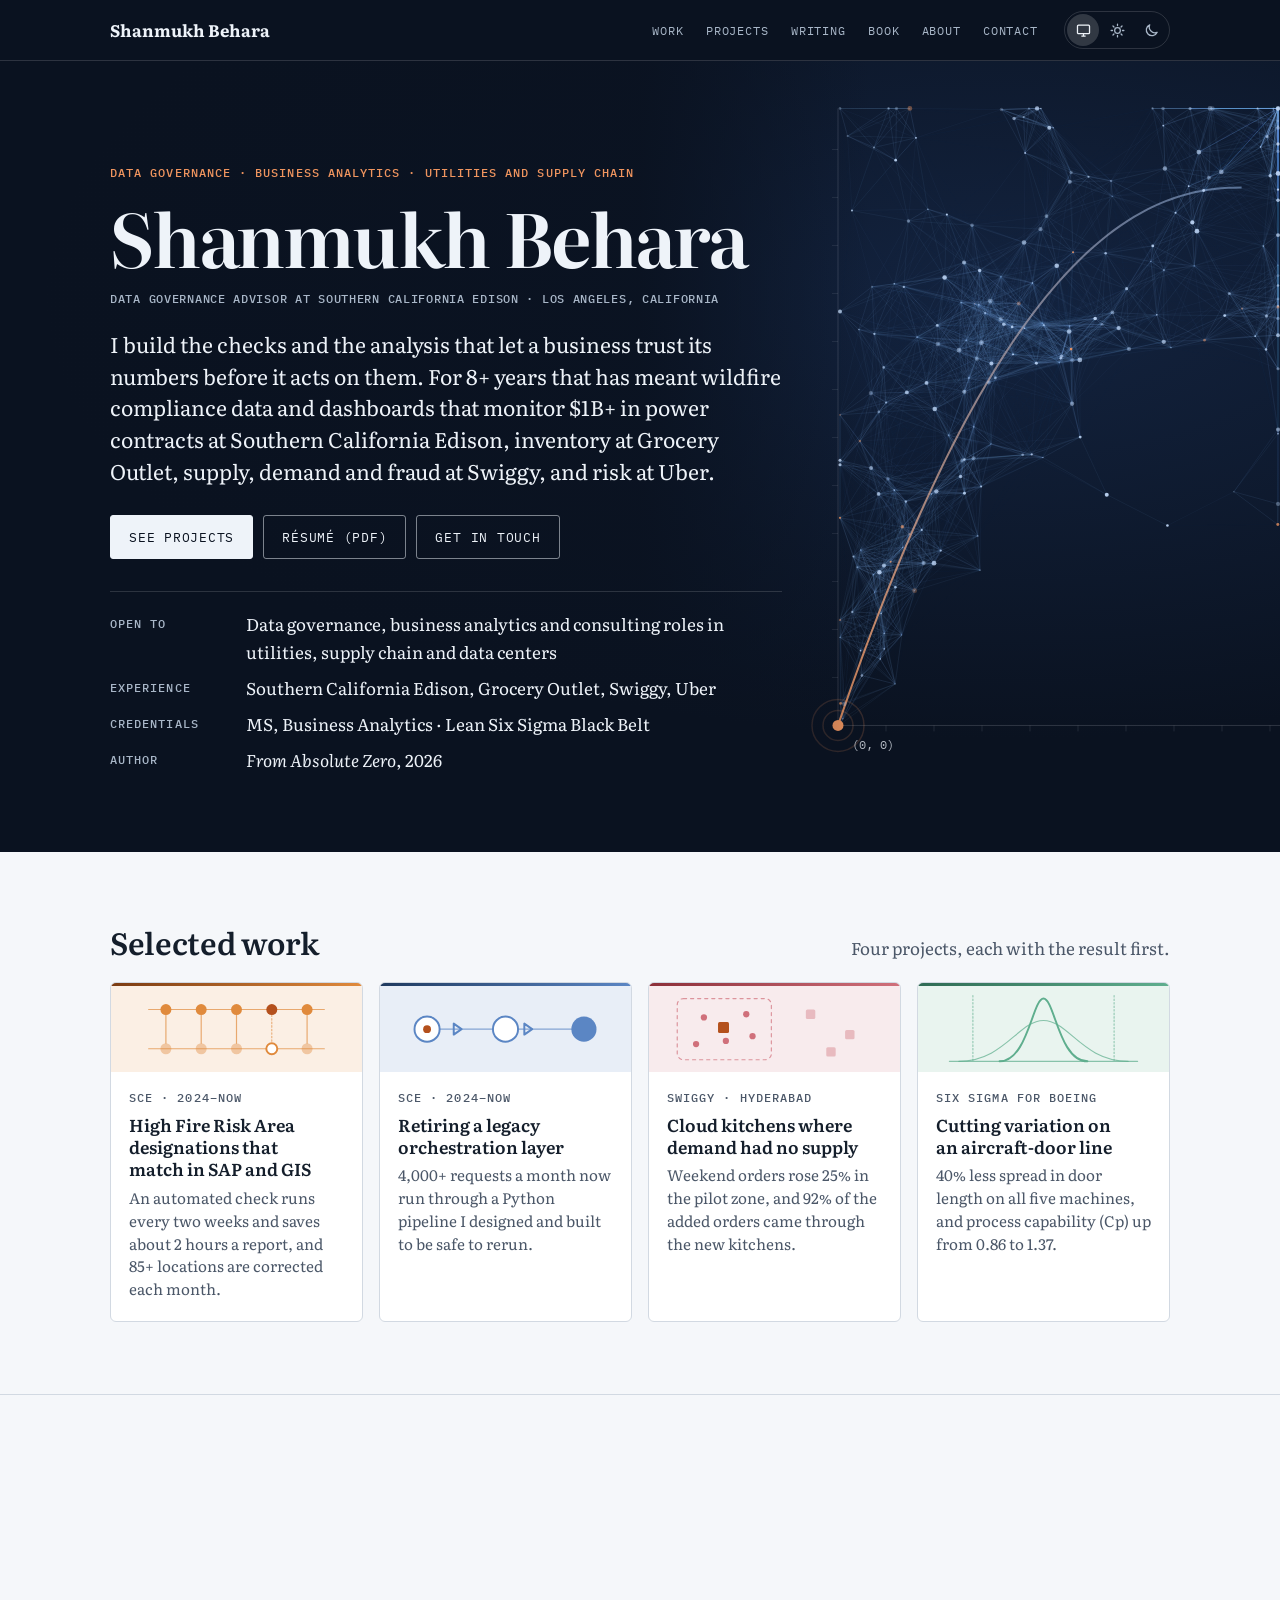
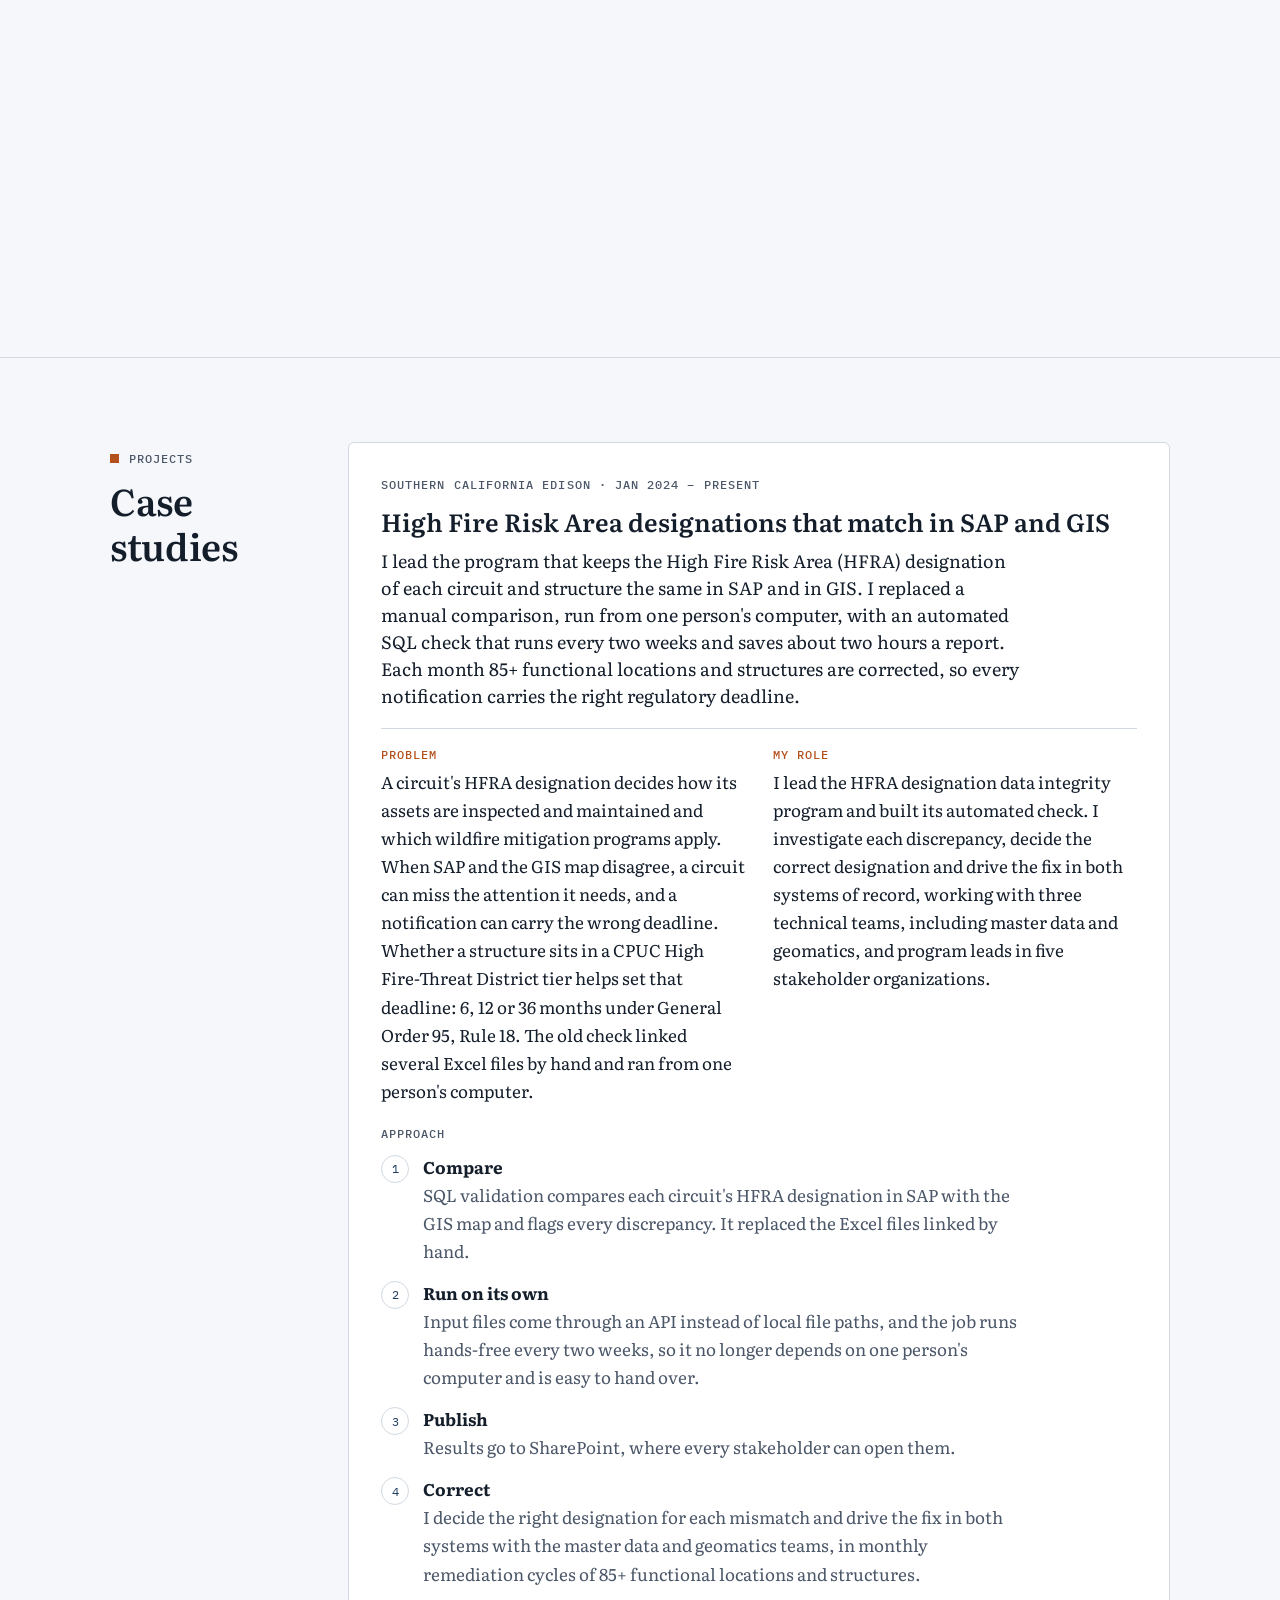
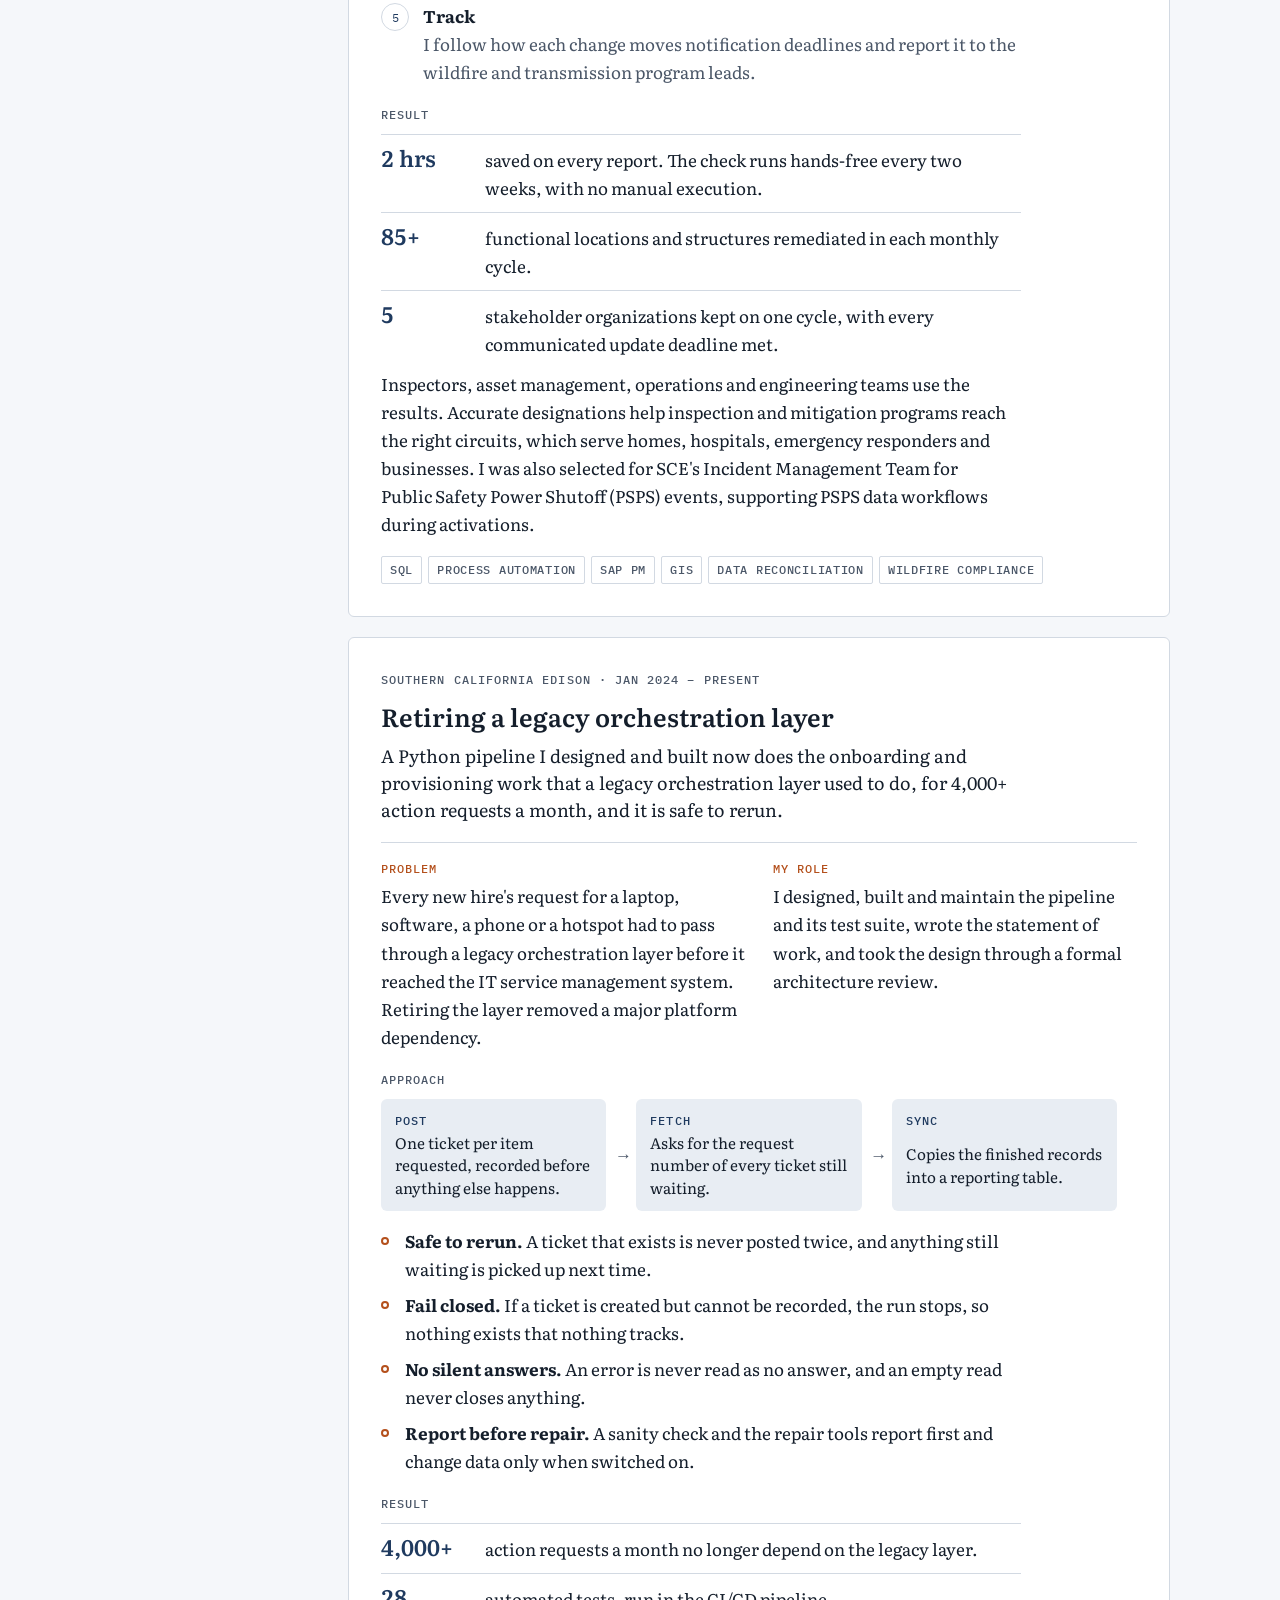
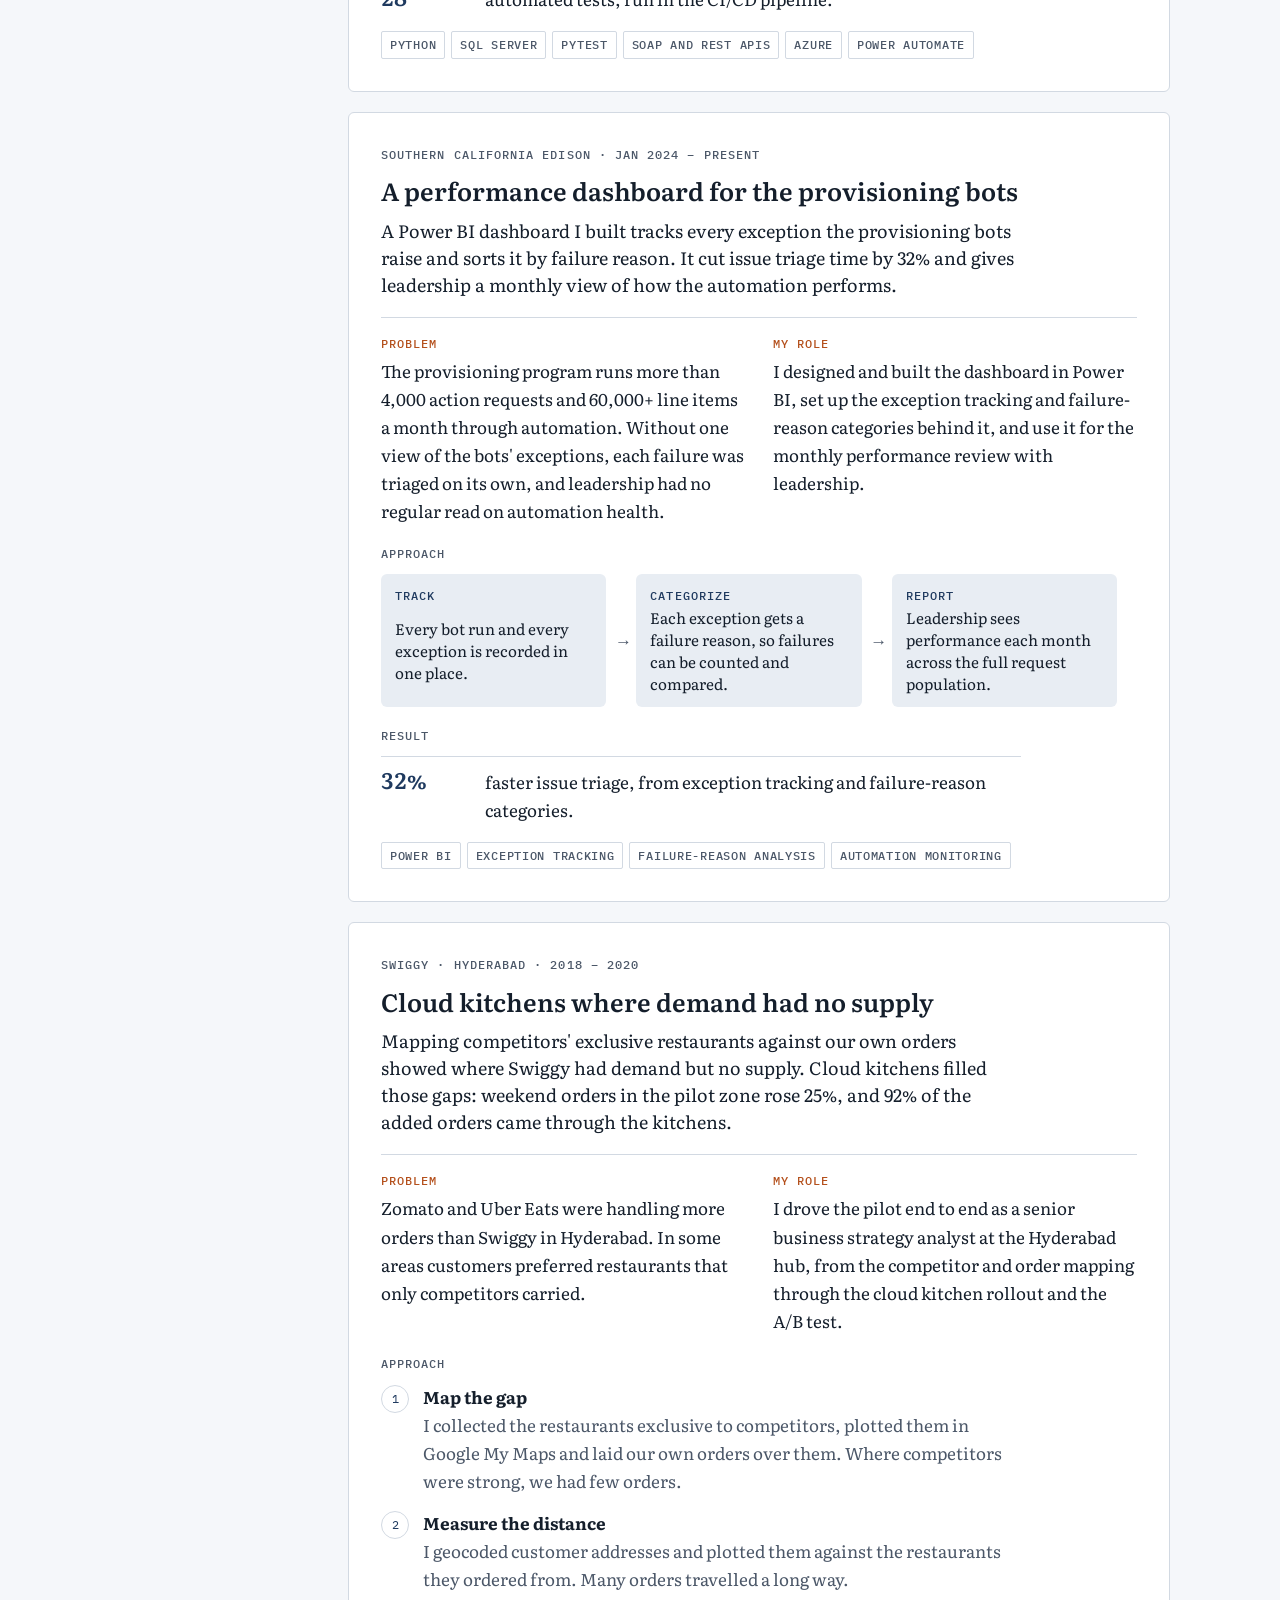
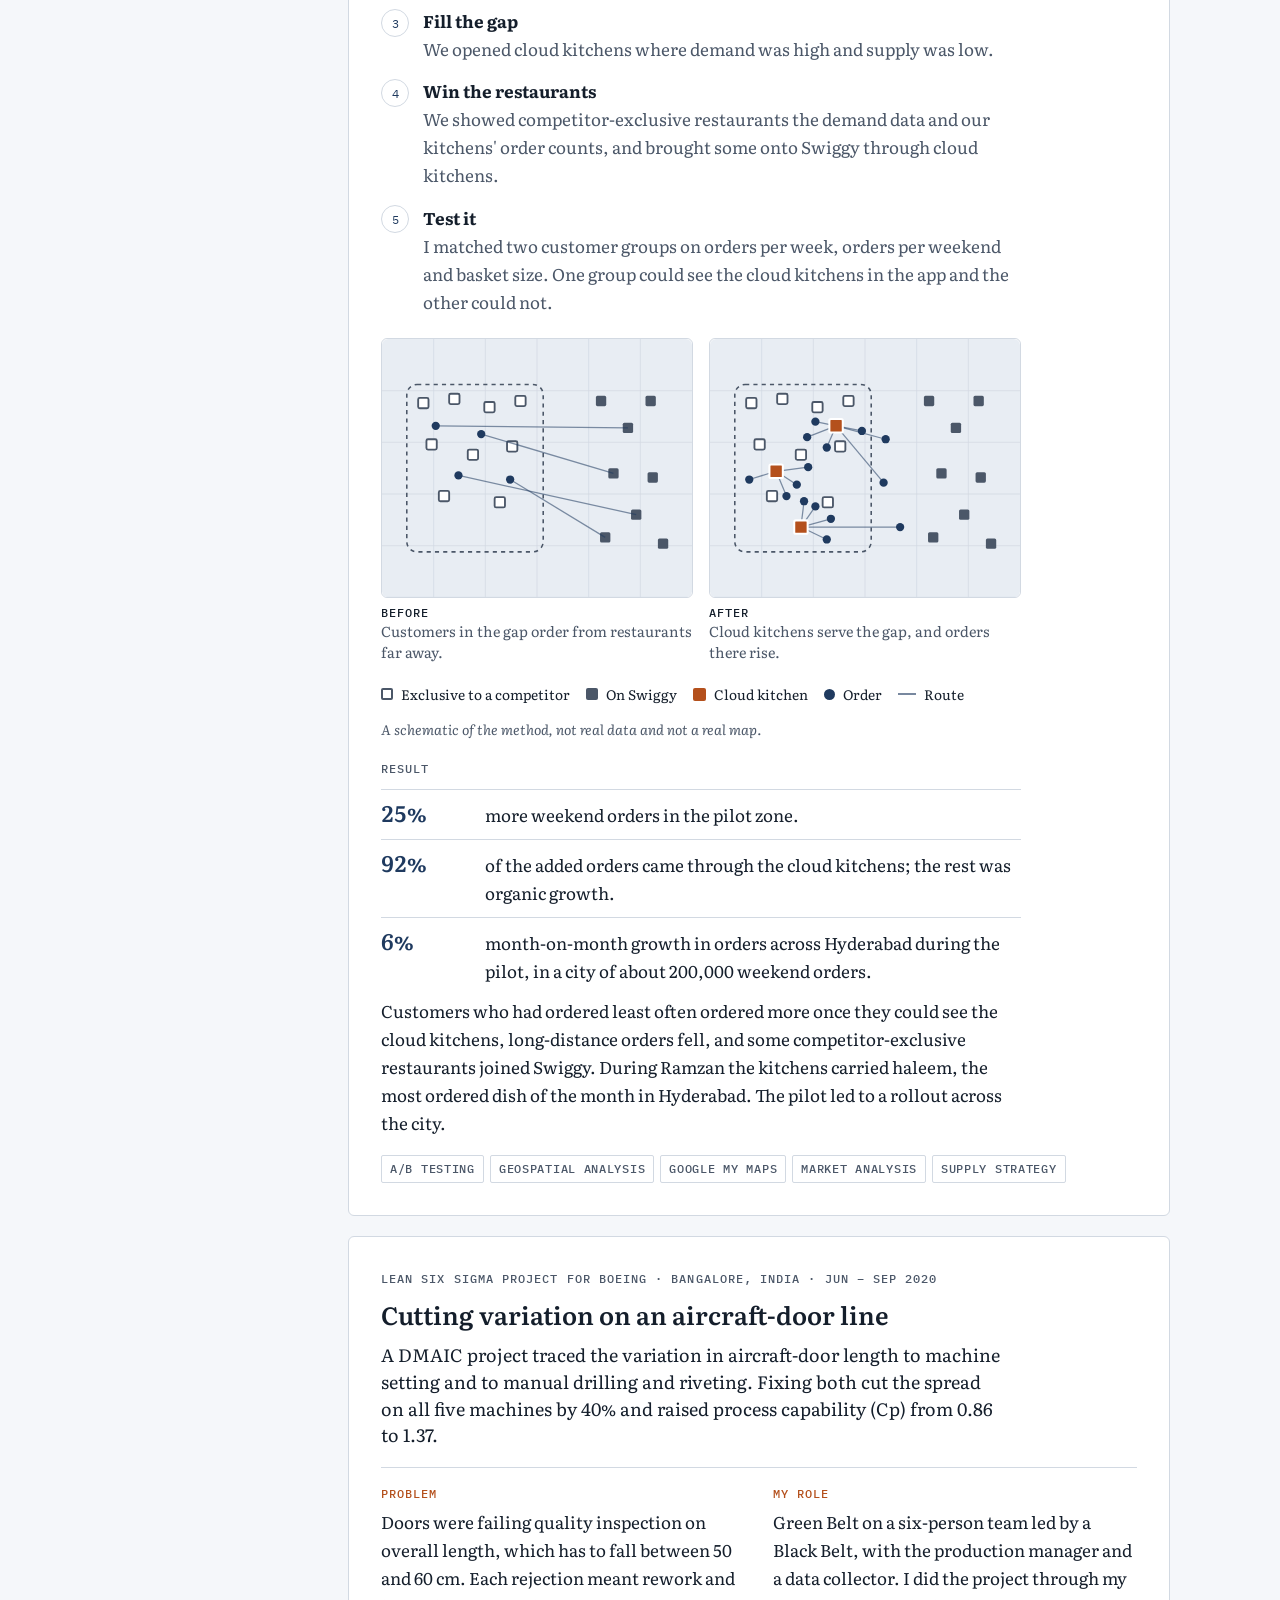
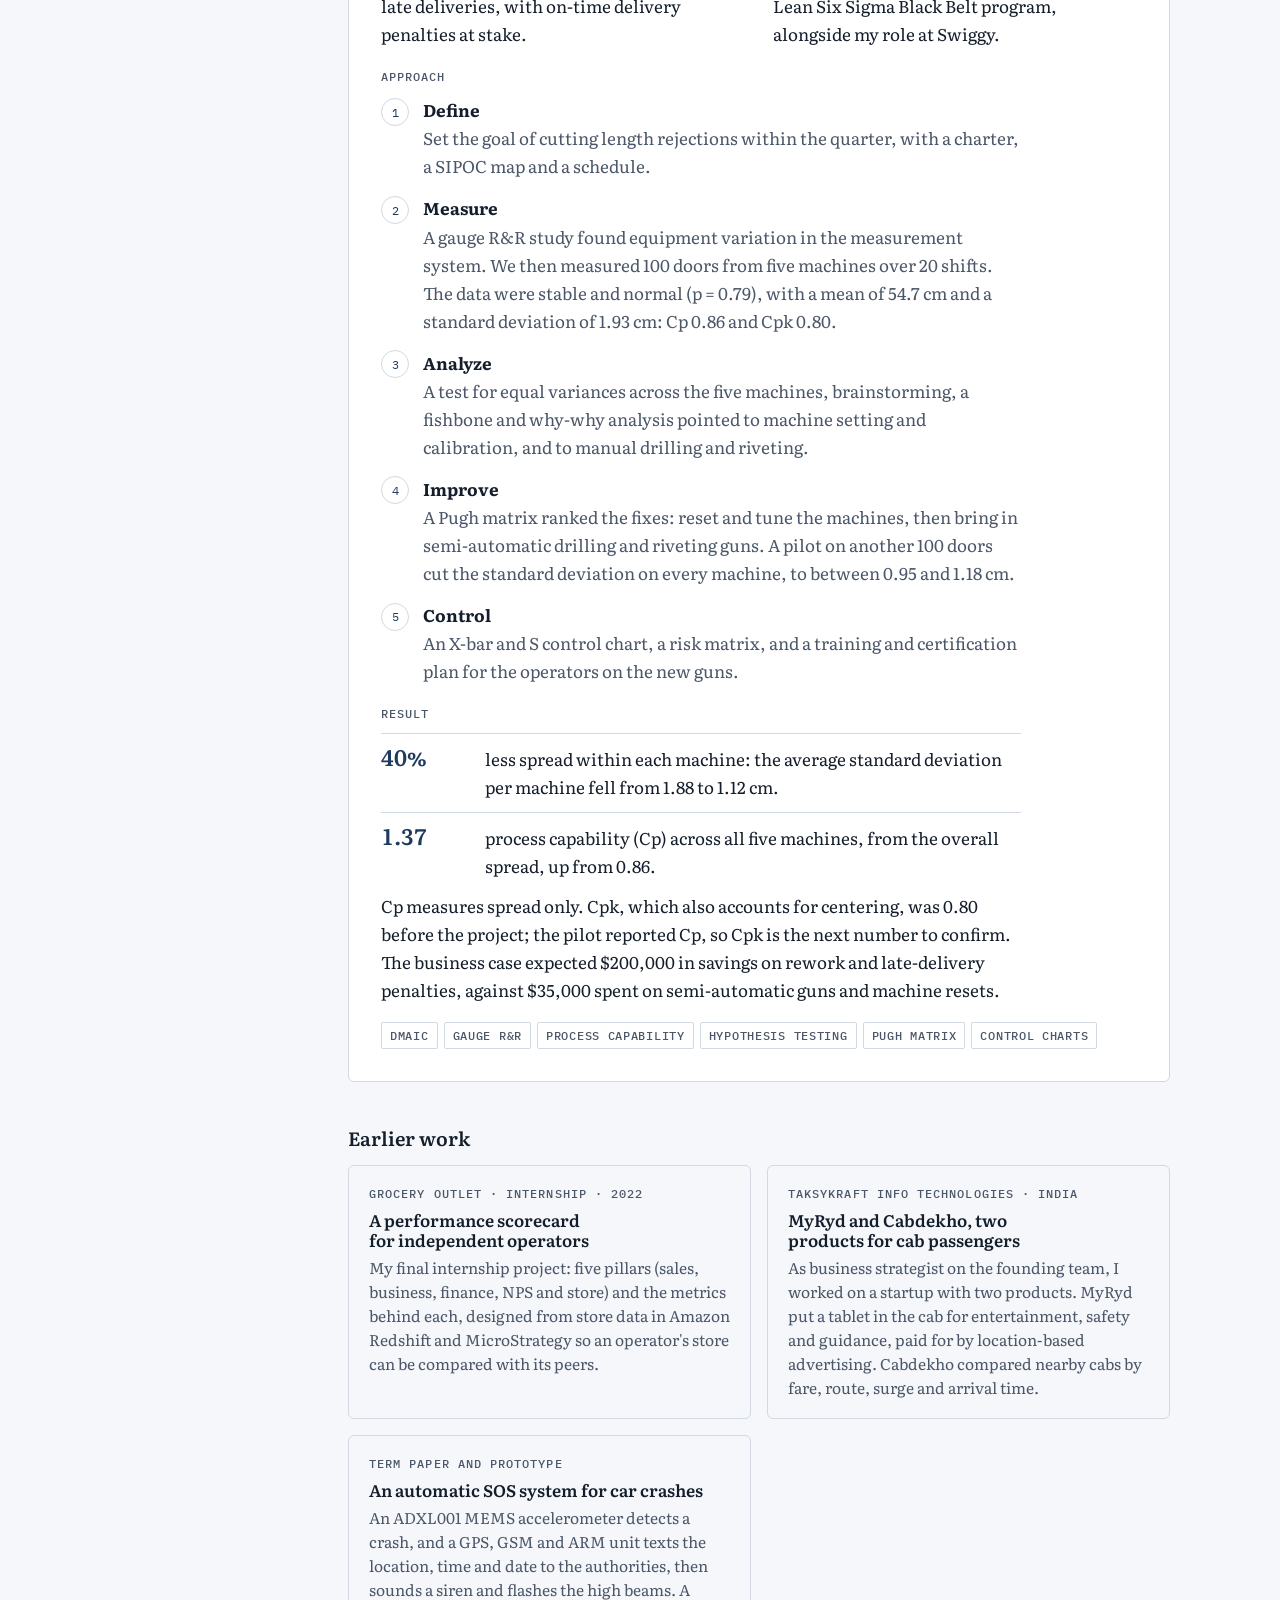
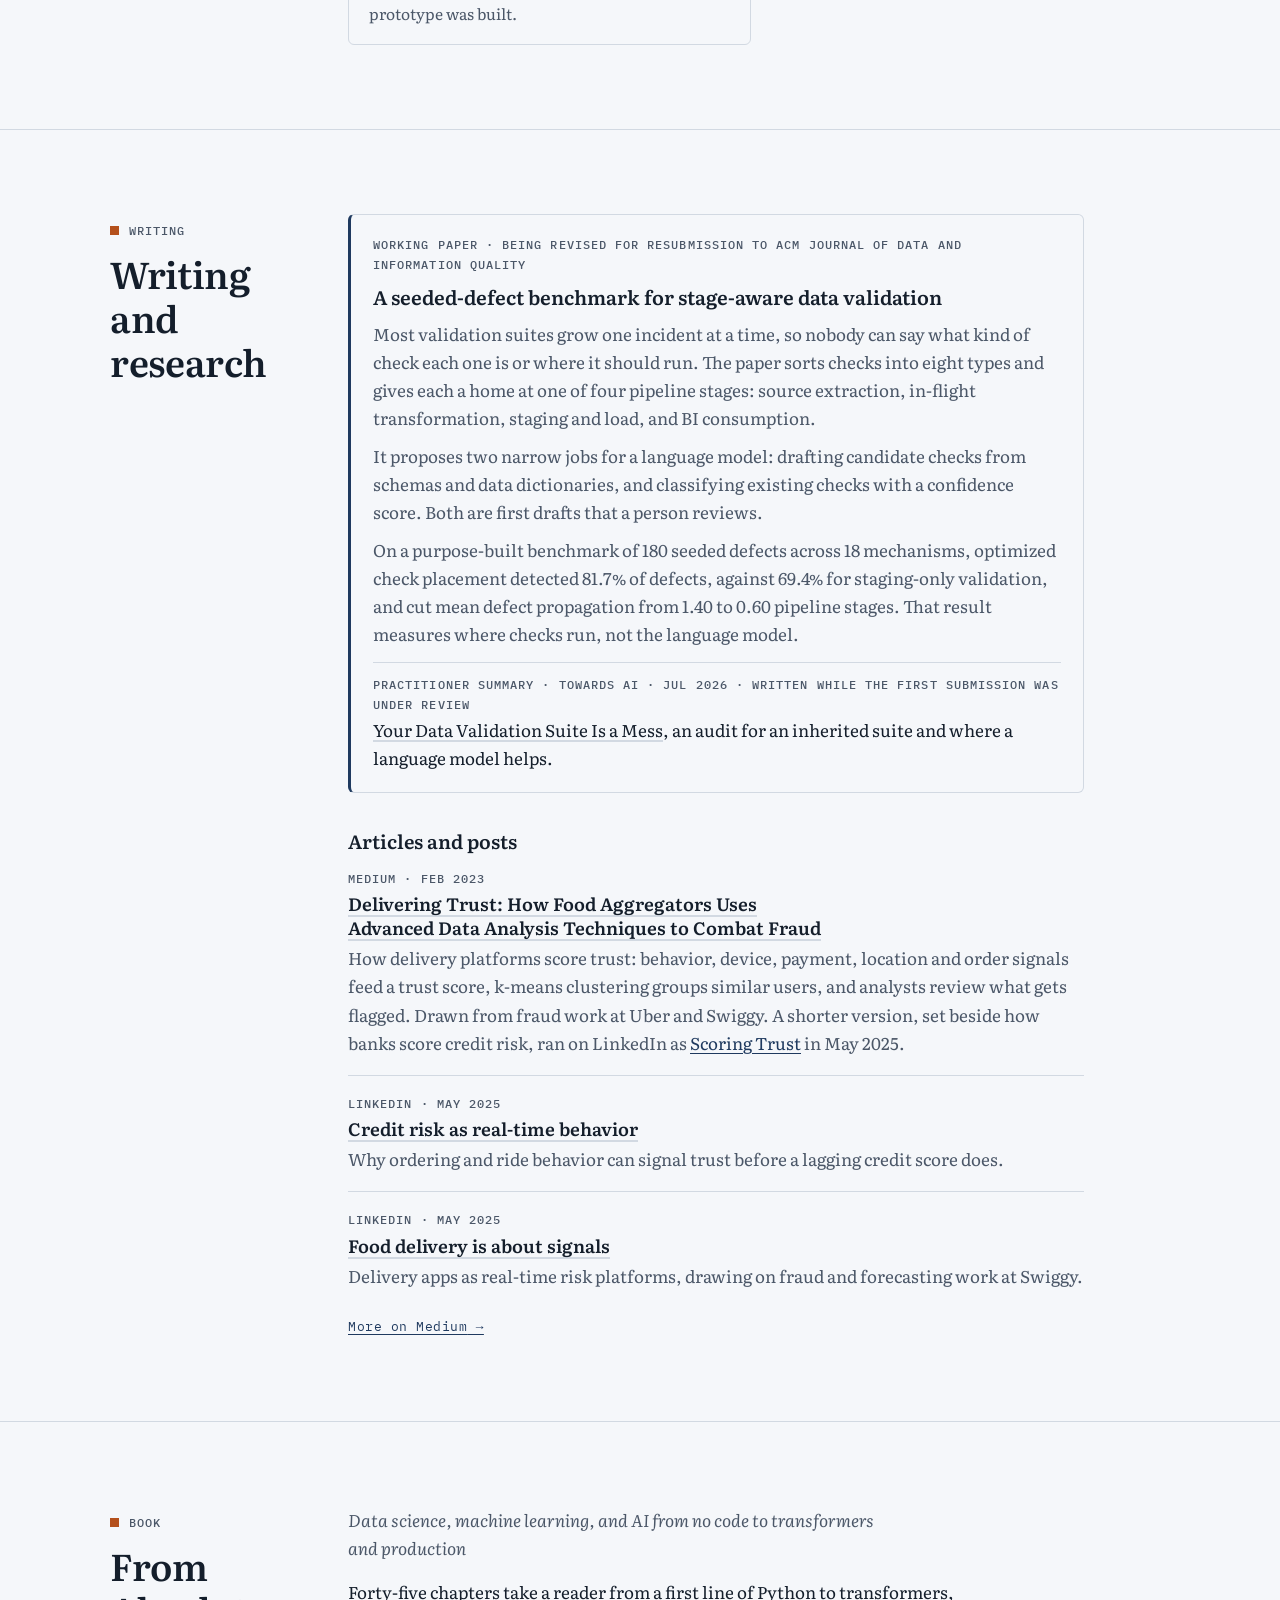
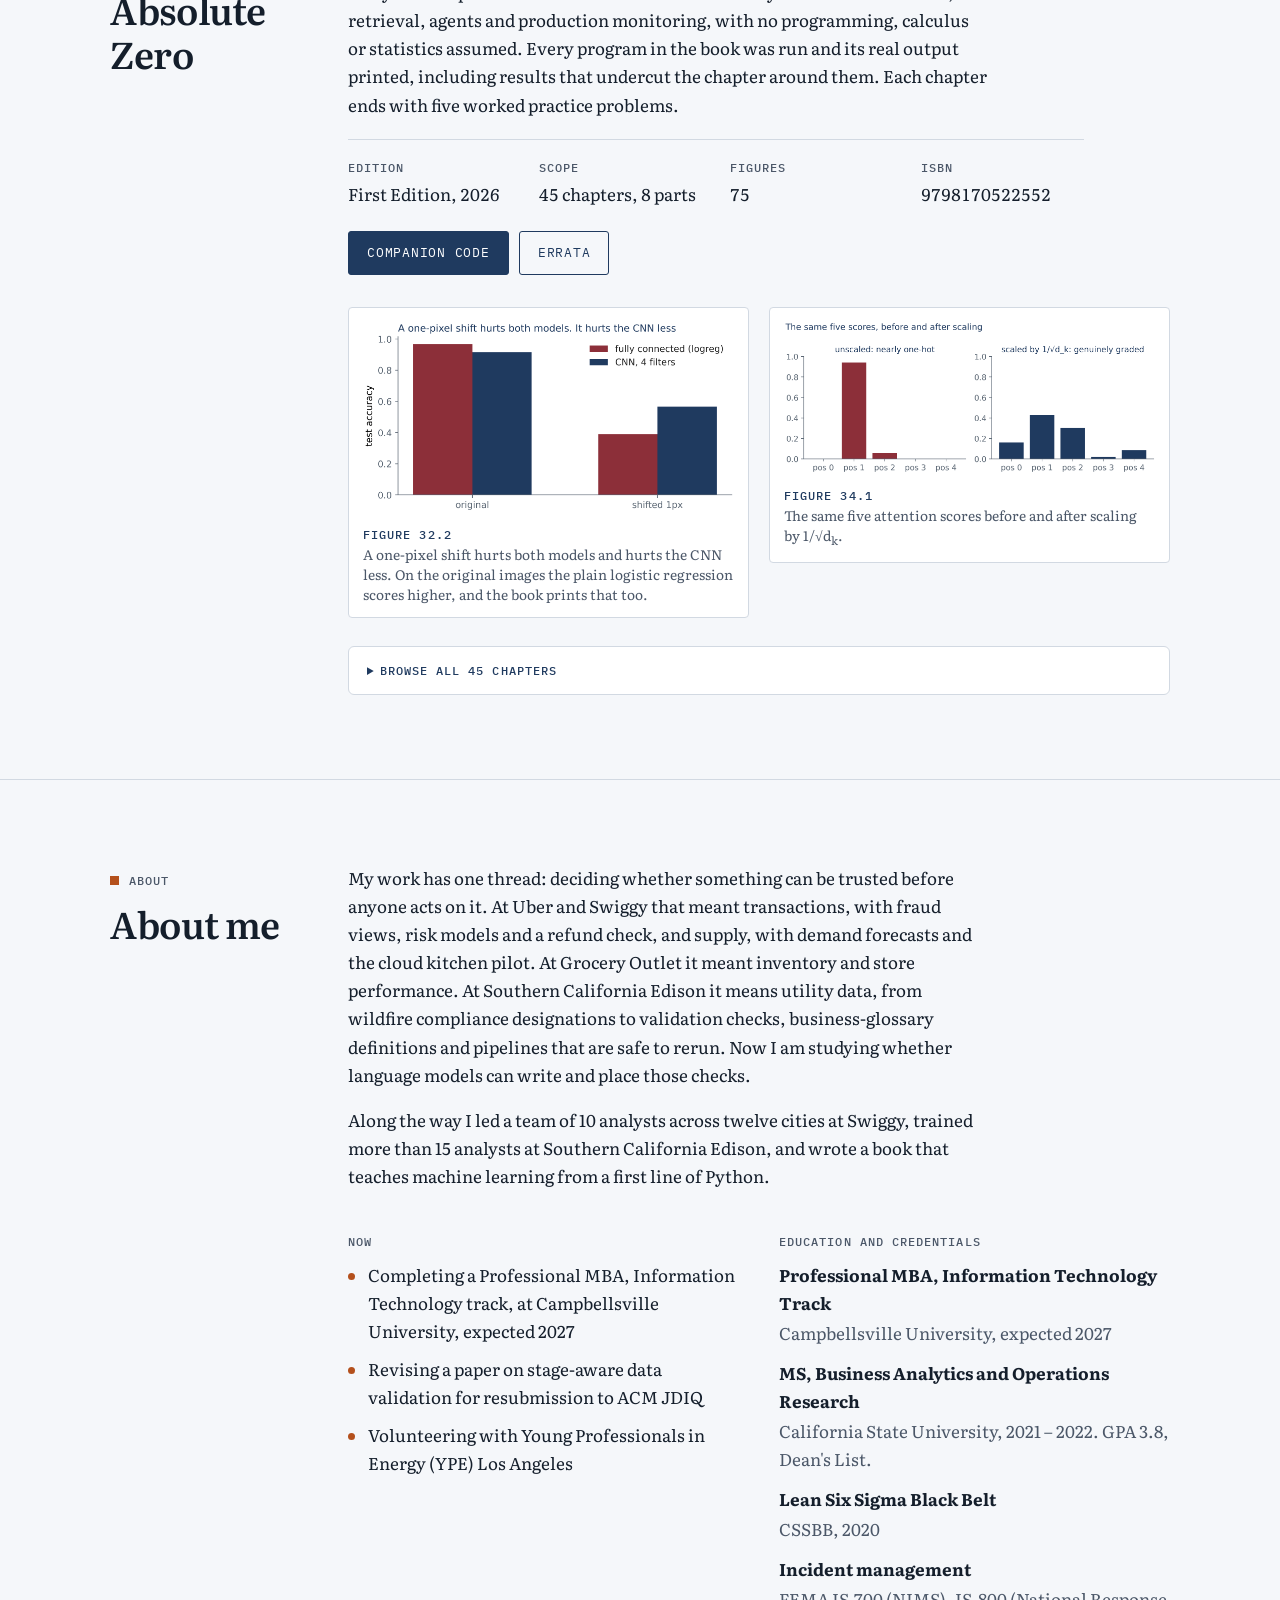
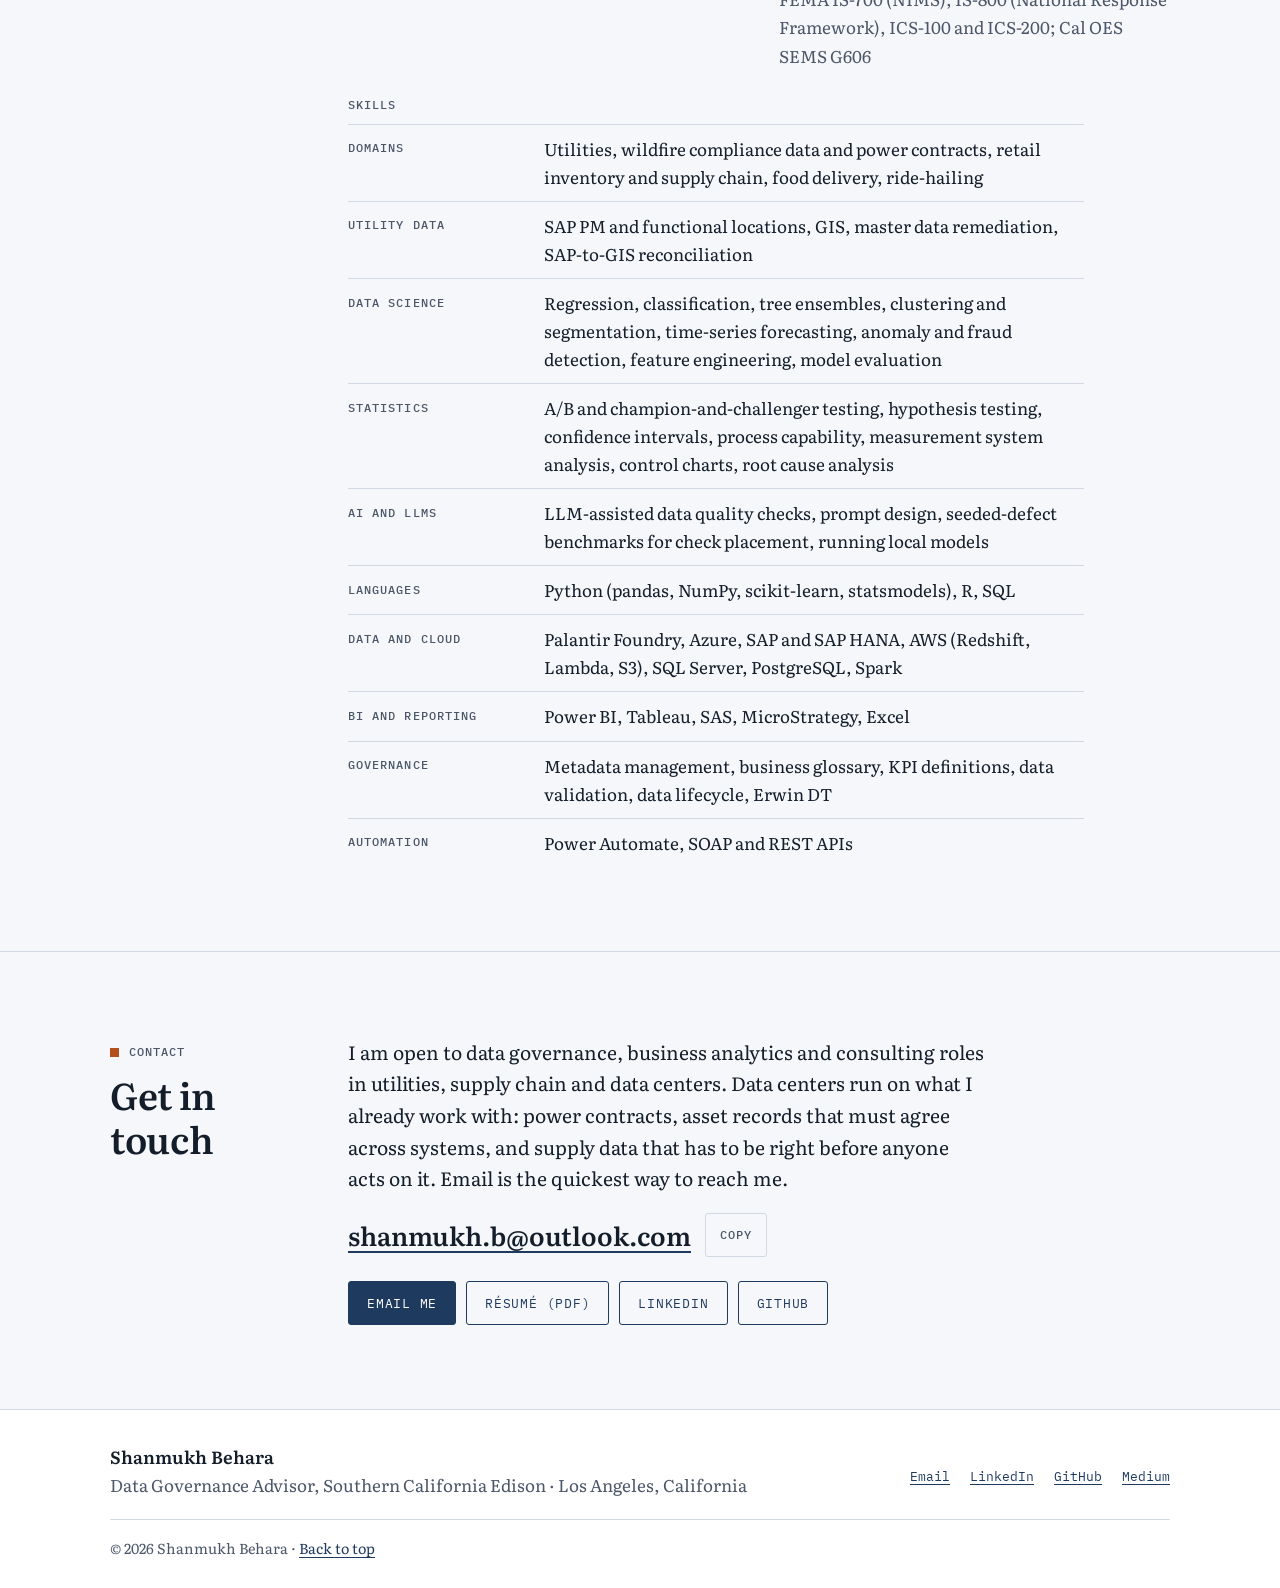
<file: index.html>
<!DOCTYPE html>
<html lang="en">
<head>
<meta charset="utf-8">
<meta name="viewport" content="width=device-width, initial-scale=1, viewport-fit=cover">
<title>Shanmukh Behara | Data governance and business analytics</title>
<meta name="description" content="Shanmukh Behara works in data governance and business analytics: wildfire compliance and asset data at Southern California Edison, inventory at Grocery Outlet, supply, demand and fraud at Swiggy, and risk at Uber.">
<meta name="theme-color" content="#0A1220">
<link rel="canonical" href="https://fromabsolutezero.github.io/My-Portfolio/">
<meta property="og:type" content="profile">
<meta property="og:url" content="https://fromabsolutezero.github.io/My-Portfolio/">
<meta property="og:title" content="Shanmukh Behara">
<meta property="og:description" content="Data governance and business analytics across utilities, supply chain and food delivery, and the book From Absolute Zero.">
<meta property="og:image" content="https://fromabsolutezero.github.io/My-Portfolio/assets/og-card.png">
<meta property="og:image:width" content="1200">
<meta property="og:image:height" content="630">
<meta property="og:image:alt" content="Shanmukh Behara, data governance and business analytics">
<meta name="twitter:card" content="summary_large_image">
<link rel="icon" href="assets/favicon.svg" type="image/svg+xml">
<link rel="apple-touch-icon" href="assets/apple-touch-icon.png">
<link rel="preload" href="assets/fonts/literata-roman-latin.woff2" as="font" type="font/woff2" crossorigin>
<script>
  try { var t = localStorage.getItem("theme"); if (t === "dark" || t === "light") document.documentElement.setAttribute("data-theme", t); } catch (e) {}
</script>
<link rel="stylesheet" href="assets/style.css">
<script type="application/ld+json">
{
  "@context": "https://schema.org",
  "@graph": [
    {
      "@type": "Person",
      "@id": "https://fromabsolutezero.github.io/My-Portfolio/#person",
      "name": "Shanmukh Behara",
      "jobTitle": "Data Governance Advisor",
      "email": "mailto:shanmukh.b@outlook.com",
      "worksFor": { "@type": "Organization", "name": "Southern California Edison" },
      "address": { "@type": "PostalAddress", "addressLocality": "Los Angeles", "addressRegion": "CA", "addressCountry": "US" },
      "alumniOf": { "@type": "CollegeOrUniversity", "name": "California State University" },
      "knowsAbout": ["Data science", "Machine learning", "Data governance", "Data quality", "Data validation", "Metadata management", "Business analytics", "Supply chain analytics", "Utilities", "Wildfire compliance data", "Fraud and risk analytics", "Forecasting", "A/B testing", "Python", "SQL", "Power BI"],
      "sameAs": ["https://www.linkedin.com/in/shanmukhbehara/", "https://github.com/FromAbsoluteZero", "https://medium.com/@sbehara2"]
    },
    {
      "@type": "Book",
      "name": "From Absolute Zero",
      "alternativeHeadline": "Data science, machine learning, and AI from no code to transformers and production",
      "author": { "@id": "https://fromabsolutezero.github.io/My-Portfolio/#person" },
      "bookEdition": "First Edition",
      "datePublished": "2026",
      "isbn": "9798170522552"
    }
  ]
}
</script>
</head>
<body id="top">
<a class="skip" href="#main">Skip to content</a>

<header class="site-header">
  <div class="wrap bar">
    <a class="brand" href="#top">Shanmukh Behara</a>
    <nav class="nav" aria-label="Sections">
      <ul>
        <li><a href="#work">Work</a></li>
        <li><a href="#projects">Projects</a></li>
        <li><a href="#writing">Writing</a></li>
        <li><a href="#book">Book</a></li>
        <li><a href="#about">About</a></li>
        <li><a href="#contact">Contact</a></li>
      </ul>
    </nav>
    <div class="scheme" role="group" aria-label="Colour theme">
      <button type="button" data-scheme="auto" aria-pressed="true" aria-label="Match my device" title="Match my device"><svg viewBox="0 0 24 24" aria-hidden="true" fill="none" stroke="currentColor" stroke-width="1.8"><rect x="3.5" y="4.5" width="17" height="12" rx="1.5"/><path d="M9 20h6M12 16.5V20"/></svg></button>
      <button type="button" data-scheme="light" aria-pressed="false" aria-label="Light theme" title="Light"><svg viewBox="0 0 24 24" aria-hidden="true" fill="none" stroke="currentColor" stroke-width="1.8" stroke-linecap="round"><circle cx="12" cy="12" r="4"/><path d="M12 3v2M12 19v2M3 12h2M19 12h2M5.6 5.6l1.4 1.4M17 17l1.4 1.4M18.4 5.6L17 7M7 17l-1.4 1.4"/></svg></button>
      <button type="button" data-scheme="dark" aria-pressed="false" aria-label="Dark theme" title="Dark"><svg viewBox="0 0 24 24" aria-hidden="true" fill="none" stroke="currentColor" stroke-width="1.8" stroke-linejoin="round"><path d="M20 14.5A8 8 0 0 1 9.5 4a8 8 0 1 0 10.5 10.5Z"/></svg></button>
    </div>
  </div>
</header>

<main id="main" tabindex="-1">
<section class="showcase" aria-labelledby="name">
  <canvas class="sky" id="sky" aria-hidden="true"></canvas>
  <div class="wrap showcase-inner">
    <div class="hero-text" id="hero-text">
      <p class="eyebrow">Data governance · Business analytics · Utilities and supply chain</p>
      <h1 id="name">Shanmukh Behara</h1>
      <p class="role-line">Data Governance Advisor at Southern California Edison <span aria-hidden="true">·</span> Los Angeles, California</p>
      <p class="lede">I build the checks and the analysis that let a business trust its numbers before it acts on them. For 8+ years that has meant wildfire compliance data and dashboards that monitor $1B+ in power contracts at Southern California Edison, inventory at Grocery Outlet, supply, demand and fraud at Swiggy, and risk at Uber.</p>
      <p class="actions">
        <a class="btn primary" href="#projects">See projects</a>
        <a class="btn" href="assets/Shanmukh-Behara-Resume.pdf" type="application/pdf">Résumé (PDF)</a>
        <a class="btn" href="#contact">Get in touch</a>
      </p>
      <dl class="now">
        <div><dt>Open to</dt><dd>Data governance, business analytics and consulting roles in utilities, supply chain and data centers</dd></div>
        <div><dt>Experience</dt><dd>Southern California Edison, Grocery Outlet, Swiggy, Uber</dd></div>
        <div><dt>Credentials</dt><dd>MS, Business Analytics <span aria-hidden="true">·</span> Lean Six Sigma Black Belt</dd></div>
        <div><dt>Author</dt><dd><em>From Absolute Zero</em>, 2026</dd></div>
      </dl>
    </div>
  </div>
</section>

<section class="featured" aria-labelledby="featured-h">
  <div class="wrap">
    <div class="featured-head">
      <h2 id="featured-h">Selected work</h2>
      <p>Four projects, each with the result first.</p>
    </div>
    <ul class="work-cards">
      <li class="card" style="--c1:#7A3B12;--c2:#E08A3C">
        <svg class="art" viewBox="0 0 320 110" aria-hidden="true" focusable="false"><path class="s thin" d="M48 30H272M48 80H272"/><path class="s thin" d="M70 37V73M115 37V73M160 37V73M250 37V73"/><path class="s thin dash-s" d="M205 37V73"/><circle class="f" cx="70" cy="30" r="7"/><circle class="f" cx="115" cy="30" r="7"/><circle class="f" cx="160" cy="30" r="7"/><circle class="o" cx="205" cy="30" r="7"/><circle class="f" cx="250" cy="30" r="7"/><circle class="f2" cx="70" cy="80" r="7"/><circle class="f2" cx="115" cy="80" r="7"/><circle class="f2" cx="160" cy="80" r="7"/><circle class="s hollow" cx="205" cy="80" r="7"/><circle class="f2" cx="250" cy="80" r="7"/></svg>
        <div class="card-body"><p class="kicker">SCE · 2024–now</p><h3><a href="#hfra-case">High Fire Risk Area designations that match in SAP and GIS</a></h3><p>An automated check runs every two weeks and saves about 2 hours a report, and 85+ locations are corrected each month.</p></div>
      </li>
      <li class="card" style="--c1:#1F3A5F;--c2:#5B86C4">
        <svg class="art" viewBox="0 0 320 110" aria-hidden="true" focusable="false"><path class="s thin" d="M70 55H250"/><path class="s" d="M104 55l-10-7v14zM194 55l-10-7v14z"/><circle class="s hollow" cx="60" cy="55" r="16"/><circle class="s hollow" cx="160" cy="55" r="16"/><circle class="f" cx="260" cy="55" r="16"/><circle class="o" cx="60" cy="55" r="5"/></svg>
        <div class="card-body"><p class="kicker">SCE · 2024–now</p><h3><a href="#sce-case">Retiring a legacy orchestration layer</a></h3><p>4,000+ requests a month now run through a Python pipeline I designed and built to be safe to rerun.</p></div>
      </li>
      <li class="card" style="--c1:#8C2F39;--c2:#D0707B">
        <svg class="art" viewBox="0 0 320 110" aria-hidden="true" focusable="false"><rect class="s thin" x="36" y="16" width="120" height="78" rx="8" stroke-dasharray="4 5"/><circle class="f" cx="70" cy="40" r="4"/><circle class="f" cx="98" cy="70" r="4"/><circle class="f" cx="124" cy="36" r="4"/><circle class="f" cx="60" cy="74" r="4"/><circle class="f" cx="132" cy="64" r="4"/><rect class="o" x="88" y="46" width="14" height="14" rx="2"/><rect class="f2" x="200" y="30" width="12" height="12" rx="2"/><rect class="f2" x="250" y="56" width="12" height="12" rx="2"/><rect class="f2" x="226" y="78" width="12" height="12" rx="2"/></svg>
        <div class="card-body"><p class="kicker">Swiggy · Hyderabad</p><h3><a href="#cloud-kitchens">Cloud kitchens where demand had no supply</a></h3><p>Weekend orders rose 25% in the pilot zone, and 92% of the added orders came through the new kitchens.</p></div>
      </li>
      <li class="card" style="--c1:#2F6B54;--c2:#5FAE8E">
        <svg class="art" viewBox="0 0 320 110" aria-hidden="true" focusable="false"><path class="s thin dash-s" d="M70 12V96M250 12V96"/><path class="s thin" d="M40 96H280"/><path class="s thin" d="M52 96C110 96 128 44 160 44S210 96 268 96"/><path class="s" d="M104 96C140 96 146 16 160 16S180 96 216 96"/></svg>
        <div class="card-body"><p class="kicker">Six Sigma for Boeing</p><h3><a href="#six-sigma">Cutting variation on an aircraft-door line</a></h3><p>40% less spread in door length on all five machines, and process capability (Cp) up from 0.86 to 1.37.</p></div>
      </li>
    </ul>
  </div>
</section>

<section class="section" id="work" aria-labelledby="work-h">
  <div class="wrap">
    <div class="section-head"><p class="label">Work</p><h2 id="work-h">Experience</h2></div>
    <div class="body">
      <ol class="timeline">
        <li class="current">
          <h3>Southern California Edison</h3>
          <p class="role"><strong>Data Governance Advisor</strong> · Jan&nbsp;2024 – present</p>
          <ul>
            <li>Implemented 22 validation checks across SAP, Azure and Power BI, cutting monthly data defects by 42.9%.</li>
            <li>Led the High Fire Risk Area (HFRA) designation data integrity program: resolved discrepancies between SAP and GIS records for transmission and distribution assets, and ran monthly remediation of 85+ functional locations and structures, tracking notification impacts against 6-, 12- and 36-month remediation timeframes, and automated the comparison so it runs hands-free every two weeks. <a class="more" href="#hfra-case">Case study</a></li>
            <li>Selected for SCE's Incident Management Team for Public Safety Power Shutoff (PSPS) events, supporting PSPS data workflows during activations.</li>
            <li>Designed and built a Python pipeline that retired a legacy orchestration layer for 4,000+ action requests a month, then rebuilt it as an Azure-native service with managed secrets, a 28-test suite and CI/CD after a formal architecture review. <a class="more" href="#sce-case">Case study</a></li>
            <li>Delivered a Palantir Foundry integration that syncs ITSM incident data from SAP HANA to SQL Server.</li>
            <li>Standardized workflow reporting for those requests, lifting SLA adherence from 78% to 89% and cutting the backlog by 31%.</li>
            <li>Built a Power BI performance dashboard for the provisioning bots that cut issue triage time by 32%, and automated follow-ups on 60,000+ line items a month, cutting manual follow-ups by 35%. <a class="more" href="#bot-dashboard">Case study</a></li>
            <li>Contribute metadata and business-glossary definitions so that a shared term has one agreed meaning.</li>
          </ul>
          <p class="role"><strong>Data Analyst</strong> · Feb&nbsp;2023 – Dec&nbsp;2023</p>
          <ul>
            <li>Designed Power BI dashboards that monitored more than $1B in power contracts, improving compliance by 30% and saving $5M a year.</li>
            <li>Automated usage and generation data pipelines in SAS and SQL, raising accuracy by 40%.</li>
            <li>Trained more than 15 analysts in Power BI and SAS, cutting reporting time by 30%.</li>
          </ul>
        </li>
        <li>
          <h3>Grocery Outlet</h3>
          <p class="role"><strong>Strategy Analyst Intern</strong> · Jun&nbsp;2022 – Jan&nbsp;2023</p>
          <ul>
            <li>Designed a five-pillar performance scorecard for independent operators. <a class="more" href="#io-scorecard">More</a></li>
            <li>Built Python inventory-optimization models that identified $4M in annual savings, and helped cut delivery lead time by 15%.</li>
          </ul>
        </li>
        <li class="edu-item">
          <h3>California State University</h3>
          <p class="role"><strong>MS, Business Analytics and Operations Research</strong> · 2021 – 2022</p>
        </li>
        <li>
          <h3>Swiggy</h3>
          <p class="role"><strong>Senior Business Strategy Analyst</strong> · Jun&nbsp;2018 – Dec&nbsp;2020</p>
          <ul>
            <li>Led a team of 10 analysts across twelve cities as operations scaled past 150,000 orders a day.</li>
            <li>Built demand forecasting models that cut cancellations by 20%, and fraud and risk models that caught chargebacks and large order cancellations early.</li>
            <li>Drove a cloud kitchen pilot in Hyderabad end to end, choosing sites from competitor and order maps and measuring the effect with an A/B test. <a class="more" href="#cloud-kitchens">Case study</a></li>
            <li>Launched an A/B-tested refund verification tool that cut refund costs by 30%.</li>
          </ul>
        </li>
        <li>
          <h3>Uber</h3>
          <p class="role"><strong>Risk Analyst</strong> · May&nbsp;2016 – Jun&nbsp;2018</p>
          <ul>
            <li>Built SQL fraud-detection views that cut fraud by 15%, and classification models that flagged risky driver and customer transactions.</li>
            <li>Improved the QA program, raising throughput 17% month over month.</li>
          </ul>
        </li>
        <li class="earlier-item">
          <h3>Earlier</h3>
          <p class="role">Business strategist on the founding team of TaksyKraft Info Technologies, a cab-technology startup in India. <a class="more" href="#earlier">More</a></p>
        </li>
      </ol>
    </div>
  </div>
</section>

<section class="section" id="projects" aria-labelledby="projects-h">
  <div class="wrap">
    <div class="section-head"><p class="label">Projects</p><h2 id="projects-h">Case studies</h2></div>
    <div class="body">
      <article class="case" id="hfra-case">
        <p class="meta">Southern California Edison · Jan&nbsp;2024 – present</p>
        <h3>High Fire Risk Area designations that match in SAP and GIS</h3>
        <p class="finding">I lead the program that keeps the High Fire Risk Area (HFRA) designation of each circuit and structure the same in SAP and in GIS. I replaced a manual comparison, run from one person's computer, with an automated SQL check that runs every two weeks and saves about two hours a report. Each month 85+ functional locations and structures are corrected, so every notification carries the right regulatory deadline.</p>
        <dl class="case-facts">
          <div><dt>Problem</dt><dd>A circuit's HFRA designation decides how its assets are inspected and maintained and which wildfire mitigation programs apply. When SAP and the GIS map disagree, a circuit can miss the attention it needs, and a notification can carry the wrong deadline. Whether a structure sits in a CPUC High Fire-Threat District tier helps set that deadline: 6, 12 or 36 months under General Order&nbsp;95, Rule&nbsp;18. The old check linked several Excel files by hand and ran from one person's computer.</dd></div>
          <div><dt>My role</dt><dd>I lead the HFRA designation data integrity program and built its automated check. I investigate each discrepancy, decide the correct designation and drive the fix in both systems of record, working with three technical teams, including master data and geomatics, and program leads in five stakeholder organizations.</dd></div>
        </dl>
        <h4 class="kicker">Approach</h4>
        <ol class="steps">
          <li><div><strong>Compare</strong><span>SQL validation compares each circuit's HFRA designation in SAP with the GIS map and flags every discrepancy. It replaced the Excel files linked by hand.</span></div></li>
          <li><div><strong>Run on its own</strong><span>Input files come through an API instead of local file paths, and the job runs hands-free every two weeks, so it no longer depends on one person's computer and is easy to hand over.</span></div></li>
          <li><div><strong>Publish</strong><span>Results go to SharePoint, where every stakeholder can open them.</span></div></li>
          <li><div><strong>Correct</strong><span>I decide the right designation for each mismatch and drive the fix in both systems with the master data and geomatics teams, in monthly remediation cycles of 85+ functional locations and structures.</span></div></li>
          <li><div><strong>Track</strong><span>I follow how each change moves notification deadlines and report it to the wildfire and transmission program leads.</span></div></li>
        </ol>
        <h4 class="kicker">Result</h4>
        <ul class="results">
          <li><strong>2 hrs</strong><span>saved on every report. The check runs hands-free every two weeks, with no manual execution.</span></li>
          <li><strong>85+</strong><span>functional locations and structures remediated in each monthly cycle.</span></li>
          <li><strong>5</strong><span>stakeholder organizations kept on one cycle, with every communicated update deadline met.</span></li>
        </ul>
        <p class="detail">Inspectors, asset management, operations and engineering teams use the results. Accurate designations help inspection and mitigation programs reach the right circuits, which serve homes, hospitals, emergency responders and businesses. I was also selected for SCE's Incident Management Team for Public Safety Power Shutoff (PSPS) events, supporting PSPS data workflows during activations.</p>
        <ul class="tags"><li class="tag">SQL</li><li class="tag">Process automation</li><li class="tag">SAP PM</li><li class="tag">GIS</li><li class="tag">Data reconciliation</li><li class="tag">Wildfire compliance</li></ul>
      </article>

      <article class="case" id="sce-case">
        <p class="meta">Southern California Edison · Jan&nbsp;2024 – present</p>
        <h3>Retiring a legacy orchestration layer</h3>
        <p class="finding">A Python pipeline I designed and built now does the onboarding and provisioning work that a legacy orchestration layer used to do, for 4,000+ action requests a month, and it is safe to rerun.</p>
        <dl class="case-facts">
          <div><dt>Problem</dt><dd>Every new hire's request for a laptop, software, a phone or a hotspot had to pass through a legacy orchestration layer before it reached the IT service management system. Retiring the layer removed a major platform dependency.</dd></div>
          <div><dt>My role</dt><dd>I designed, built and maintain the pipeline and its test suite, wrote the statement of work, and took the design through a formal architecture review.</dd></div>
        </dl>
        <h4 class="kicker">Approach</h4>
        <ol class="flow">
          <li><strong>Post</strong><span>One ticket per item requested, recorded before anything else happens.</span></li>
          <li><strong>Fetch</strong><span>Asks for the request number of every ticket still waiting.</span></li>
          <li><strong>Sync</strong><span>Copies the finished records into a reporting table.</span></li>
        </ol>
        <ul class="principles">
          <li><strong>Safe to rerun.</strong> A ticket that exists is never posted twice, and anything still waiting is picked up next time.</li>
          <li><strong>Fail closed.</strong> If a ticket is created but cannot be recorded, the run stops, so nothing exists that nothing tracks.</li>
          <li><strong>No silent answers.</strong> An error is never read as no answer, and an empty read never closes anything.</li>
          <li><strong>Report before repair.</strong> A sanity check and the repair tools report first and change data only when switched on.</li>
        </ul>
        <h4 class="kicker">Result</h4>
        <ul class="results">
          <li><strong>4,000+</strong><span>action requests a month no longer depend on the legacy layer.</span></li>
          <li><strong>28</strong><span>automated tests, run in the CI/CD pipeline.</span></li>
        </ul>
        <ul class="tags"><li class="tag">Python</li><li class="tag">SQL Server</li><li class="tag">pytest</li><li class="tag">SOAP and REST APIs</li><li class="tag">Azure</li><li class="tag">Power Automate</li></ul>
      </article>

      <article class="case" id="bot-dashboard">
        <p class="meta">Southern California Edison · Jan&nbsp;2024 – present</p>
        <h3>A performance dashboard for the provisioning bots</h3>
        <p class="finding">A Power BI dashboard I built tracks every exception the provisioning bots raise and sorts it by failure reason. It cut issue triage time by 32% and gives leadership a monthly view of how the automation performs.</p>
        <dl class="case-facts">
          <div><dt>Problem</dt><dd>The provisioning program runs more than 4,000 action requests and 60,000+ line items a month through automation. Without one view of the bots' exceptions, each failure was triaged on its own, and leadership had no regular read on automation health.</dd></div>
          <div><dt>My role</dt><dd>I designed and built the dashboard in Power BI, set up the exception tracking and failure-reason categories behind it, and use it for the monthly performance review with leadership.</dd></div>
        </dl>
        <h4 class="kicker">Approach</h4>
        <ol class="flow">
          <li><strong>Track</strong><span>Every bot run and every exception is recorded in one place.</span></li>
          <li><strong>Categorize</strong><span>Each exception gets a failure reason, so failures can be counted and compared.</span></li>
          <li><strong>Report</strong><span>Leadership sees performance each month across the full request population.</span></li>
        </ol>
        <h4 class="kicker">Result</h4>
        <ul class="results">
          <li><strong>32%</strong><span>faster issue triage, from exception tracking and failure-reason categories.</span></li>
        </ul>
        <ul class="tags"><li class="tag">Power BI</li><li class="tag">Exception tracking</li><li class="tag">Failure-reason analysis</li><li class="tag">Automation monitoring</li></ul>
      </article>

      <article class="case" id="cloud-kitchens">
        <p class="meta">Swiggy · Hyderabad · 2018 – 2020</p>
        <h3>Cloud kitchens where demand had no supply</h3>
        <p class="finding">Mapping competitors' exclusive restaurants against our own orders showed where Swiggy had demand but no supply. Cloud kitchens filled those gaps: weekend orders in the pilot zone rose 25%, and 92% of the added orders came through the kitchens.</p>
        <dl class="case-facts">
          <div><dt>Problem</dt><dd>Zomato and Uber Eats were handling more orders than Swiggy in Hyderabad. In some areas customers preferred restaurants that only competitors carried.</dd></div>
          <div><dt>My role</dt><dd>I drove the pilot end to end as a senior business strategy analyst at the Hyderabad hub, from the competitor and order mapping through the cloud kitchen rollout and the A/B test.</dd></div>
        </dl>
        <h4 class="kicker">Approach</h4>
        <ol class="steps">
          <li><div><strong>Map the gap</strong><span>I collected the restaurants exclusive to competitors, plotted them in Google My Maps and laid our own orders over them. Where competitors were strong, we had few orders.</span></div></li>
          <li><div><strong>Measure the distance</strong><span>I geocoded customer addresses and plotted them against the restaurants they ordered from. Many orders travelled a long way.</span></div></li>
          <li><div><strong>Fill the gap</strong><span>We opened cloud kitchens where demand was high and supply was low.</span></div></li>
          <li><div><strong>Win the restaurants</strong><span>We showed competitor-exclusive restaurants the demand data and our kitchens' order counts, and brought some onto Swiggy through cloud kitchens.</span></div></li>
          <li><div><strong>Test it</strong><span>I matched two customer groups on orders per week, orders per weekend and basket size. One group could see the cloud kitchens in the app and the other could not.</span></div></li>
        </ol>
        <div class="pair">
          <figure class="mapfig"><svg viewBox="0 0 300 250" role="img" aria-label="Schematic map before. Four orders from an area full of competitor-exclusive restaurants travel long routes to Swiggy restaurants across the map." focusable="false"><rect class="m-bg" x="0" y="0" width="300" height="250" rx="6"/><line class="m-street" x1="50" y1="0" x2="50" y2="250"/><line class="m-street" x1="0" y1="50" x2="300" y2="50"/><line class="m-street" x1="100" y1="0" x2="100" y2="250"/><line class="m-street" x1="0" y1="100" x2="300" y2="100"/><line class="m-street" x1="150" y1="0" x2="150" y2="250"/><line class="m-street" x1="0" y1="150" x2="300" y2="150"/><line class="m-street" x1="200" y1="0" x2="200" y2="250"/><line class="m-street" x1="0" y1="200" x2="300" y2="200"/><line class="m-street" x1="250" y1="0" x2="250" y2="250"/><line class="m-street" x1="0" y1="250" x2="300" y2="250"/><rect class="m-zone" x="24" y="44" width="132" height="162" rx="10"/><rect class="m-rival" x="35" y="57" width="10" height="10" rx="1.5"/><rect class="m-rival" x="65" y="53" width="10" height="10" rx="1.5"/><rect class="m-rival" x="99" y="61" width="10" height="10" rx="1.5"/><rect class="m-rival" x="129" y="55" width="10" height="10" rx="1.5"/><rect class="m-rival" x="43" y="97" width="10" height="10" rx="1.5"/><rect class="m-rival" x="83" y="107" width="10" height="10" rx="1.5"/><rect class="m-rival" x="121" y="99" width="10" height="10" rx="1.5"/><rect class="m-rival" x="55" y="147" width="10" height="10" rx="1.5"/><rect class="m-rival" x="109" y="153" width="10" height="10" rx="1.5"/><rect class="m-own" x="207" y="55" width="10" height="10" rx="1.5"/><rect class="m-own" x="233" y="81" width="10" height="10" rx="1.5"/><rect class="m-own" x="255" y="55" width="10" height="10" rx="1.5"/><rect class="m-own" x="219" y="125" width="10" height="10" rx="1.5"/><rect class="m-own" x="257" y="129" width="10" height="10" rx="1.5"/><rect class="m-own" x="241" y="165" width="10" height="10" rx="1.5"/><rect class="m-own" x="211" y="187" width="10" height="10" rx="1.5"/><rect class="m-own" x="267" y="193" width="10" height="10" rx="1.5"/><line class="m-route" x1="52" y1="84" x2="238" y2="86"/><line class="m-route" x1="96" y1="92" x2="224" y2="130"/><line class="m-route" x1="74" y1="132" x2="246" y2="170"/><line class="m-route" x1="124" y1="136" x2="216" y2="192"/><circle class="m-order" cx="52" cy="84" r="4"/><circle class="m-order" cx="96" cy="92" r="4"/><circle class="m-order" cx="74" cy="132" r="4"/><circle class="m-order" cx="124" cy="136" r="4"/></svg><figcaption><strong>Before</strong>Customers in the gap order from restaurants far away.</figcaption></figure>
          <figure class="mapfig"><svg viewBox="0 0 300 250" role="img" aria-label="Schematic map after. Three cloud kitchens sit in that area, more orders come from it, and each order takes a short route to the nearest kitchen." focusable="false"><rect class="m-bg" x="0" y="0" width="300" height="250" rx="6"/><line class="m-street" x1="50" y1="0" x2="50" y2="250"/><line class="m-street" x1="0" y1="50" x2="300" y2="50"/><line class="m-street" x1="100" y1="0" x2="100" y2="250"/><line class="m-street" x1="0" y1="100" x2="300" y2="100"/><line class="m-street" x1="150" y1="0" x2="150" y2="250"/><line class="m-street" x1="0" y1="150" x2="300" y2="150"/><line class="m-street" x1="200" y1="0" x2="200" y2="250"/><line class="m-street" x1="0" y1="200" x2="300" y2="200"/><line class="m-street" x1="250" y1="0" x2="250" y2="250"/><line class="m-street" x1="0" y1="250" x2="300" y2="250"/><rect class="m-zone" x="24" y="44" width="132" height="162" rx="10"/><rect class="m-rival" x="35" y="57" width="10" height="10" rx="1.5"/><rect class="m-rival" x="65" y="53" width="10" height="10" rx="1.5"/><rect class="m-rival" x="99" y="61" width="10" height="10" rx="1.5"/><rect class="m-rival" x="129" y="55" width="10" height="10" rx="1.5"/><rect class="m-rival" x="43" y="97" width="10" height="10" rx="1.5"/><rect class="m-rival" x="83" y="107" width="10" height="10" rx="1.5"/><rect class="m-rival" x="121" y="99" width="10" height="10" rx="1.5"/><rect class="m-rival" x="55" y="147" width="10" height="10" rx="1.5"/><rect class="m-rival" x="109" y="153" width="10" height="10" rx="1.5"/><rect class="m-own" x="207" y="55" width="10" height="10" rx="1.5"/><rect class="m-own" x="233" y="81" width="10" height="10" rx="1.5"/><rect class="m-own" x="255" y="55" width="10" height="10" rx="1.5"/><rect class="m-own" x="219" y="125" width="10" height="10" rx="1.5"/><rect class="m-own" x="257" y="129" width="10" height="10" rx="1.5"/><rect class="m-own" x="241" y="165" width="10" height="10" rx="1.5"/><rect class="m-own" x="211" y="187" width="10" height="10" rx="1.5"/><rect class="m-own" x="267" y="193" width="10" height="10" rx="1.5"/><line class="m-route" x1="38" y1="136" x2="64" y2="128"/><line class="m-route" x1="74" y1="152" x2="64" y2="128"/><line class="m-route" x1="84" y1="141" x2="64" y2="128"/><line class="m-route" x1="95" y1="124" x2="64" y2="128"/><line class="m-route" x1="102" y1="80" x2="122" y2="84"/><line class="m-route" x1="147" y1="89" x2="122" y2="84"/><line class="m-route" x1="94" y1="95" x2="122" y2="84"/><line class="m-route" x1="113" y1="105" x2="122" y2="84"/><line class="m-route" x1="91" y1="157" x2="88" y2="182"/><line class="m-route" x1="102" y1="162" x2="88" y2="182"/><line class="m-route" x1="117" y1="174" x2="88" y2="182"/><line class="m-route" x1="113" y1="194" x2="88" y2="182"/><line class="m-route" x1="184" y1="182" x2="88" y2="182"/><line class="m-route" x1="168" y1="139" x2="122" y2="84"/><line class="m-route" x1="170" y1="97" x2="122" y2="84"/><circle class="m-order" cx="38" cy="136" r="4"/><circle class="m-order" cx="74" cy="152" r="4"/><circle class="m-order" cx="84" cy="141" r="4"/><circle class="m-order" cx="95" cy="124" r="4"/><circle class="m-order" cx="102" cy="80" r="4"/><circle class="m-order" cx="147" cy="89" r="4"/><circle class="m-order" cx="94" cy="95" r="4"/><circle class="m-order" cx="113" cy="105" r="4"/><circle class="m-order" cx="91" cy="157" r="4"/><circle class="m-order" cx="102" cy="162" r="4"/><circle class="m-order" cx="117" cy="174" r="4"/><circle class="m-order" cx="113" cy="194" r="4"/><circle class="m-order" cx="184" cy="182" r="4"/><circle class="m-order" cx="168" cy="139" r="4"/><circle class="m-order" cx="170" cy="97" r="4"/><rect class="m-kitchen" x="57.5" y="121.5" width="13" height="13" rx="1.5"/><rect class="m-kitchen" x="115.5" y="77.5" width="13" height="13" rx="1.5"/><rect class="m-kitchen" x="81.5" y="175.5" width="13" height="13" rx="1.5"/></svg><figcaption><strong>After</strong>Cloud kitchens serve the gap, and orders there rise.</figcaption></figure>
        </div>
        <ul class="legend legend-map">
          <li><span class="g g-rival"></span>Exclusive to a competitor</li>
          <li><span class="g g-own"></span>On Swiggy</li>
          <li><span class="g g-kitchen"></span>Cloud kitchen</li>
          <li><span class="g g-order"></span>Order</li>
          <li><span class="g g-route"></span>Route</li>
        </ul>
        <p class="note">A schematic of the method, not real data and not a real map.</p>
        <h4 class="kicker">Result</h4>
        <ul class="results">
          <li><strong>25%</strong><span>more weekend orders in the pilot zone.</span></li>
          <li><strong>92%</strong><span>of the added orders came through the cloud kitchens; the rest was organic growth.</span></li>
          <li><strong>6%</strong><span>month-on-month growth in orders across Hyderabad during the pilot, in a city of about 200,000 weekend orders.</span></li>
        </ul>
        <p class="detail">Customers who had ordered least often ordered more once they could see the cloud kitchens, long-distance orders fell, and some competitor-exclusive restaurants joined Swiggy. During Ramzan the kitchens carried haleem, the most ordered dish of the month in Hyderabad. The pilot led to a rollout across the city.</p>
        <ul class="tags"><li class="tag">A/B testing</li><li class="tag">Geospatial analysis</li><li class="tag">Google My Maps</li><li class="tag">Market analysis</li><li class="tag">Supply strategy</li></ul>
      </article>

      <article class="case" id="six-sigma">
        <p class="meta">Lean Six Sigma project for Boeing · Bangalore, India · Jun – Sep&nbsp;2020</p>
        <h3>Cutting variation on an aircraft-door line</h3>
        <p class="finding">A DMAIC project traced the variation in aircraft-door length to machine setting and to manual drilling and riveting. Fixing both cut the spread on all five machines by 40% and raised process capability (Cp) from 0.86 to 1.37.</p>
        <dl class="case-facts">
          <div><dt>Problem</dt><dd>Doors were failing quality inspection on overall length, which has to fall between 50 and 60 cm. Each rejection meant rework and late deliveries, with on-time delivery penalties at stake.</dd></div>
          <div><dt>My role</dt><dd>Green Belt on a six-person team led by a Black Belt, with the production manager and a data collector. I did the project through my Lean Six Sigma Black Belt program, alongside my role at Swiggy.</dd></div>
        </dl>
        <h4 class="kicker">Approach</h4>
        <ol class="steps">
          <li><div><strong>Define</strong><span>Set the goal of cutting length rejections within the quarter, with a charter, a SIPOC map and a schedule.</span></div></li>
          <li><div><strong>Measure</strong><span>A gauge R&amp;R study found equipment variation in the measurement system. We then measured 100 doors from five machines over 20 shifts. The data were stable and normal (p = 0.79), with a mean of 54.7 cm and a standard deviation of 1.93 cm: Cp 0.86 and Cpk 0.80.</span></div></li>
          <li><div><strong>Analyze</strong><span>A test for equal variances across the five machines, brainstorming, a fishbone and why-why analysis pointed to machine setting and calibration, and to manual drilling and riveting.</span></div></li>
          <li><div><strong>Improve</strong><span>A Pugh matrix ranked the fixes: reset and tune the machines, then bring in semi-automatic drilling and riveting guns. A pilot on another 100 doors cut the standard deviation on every machine, to between 0.95 and 1.18 cm.</span></div></li>
          <li><div><strong>Control</strong><span>An X-bar and S control chart, a risk matrix, and a training and certification plan for the operators on the new guns.</span></div></li>
        </ol>
        <h4 class="kicker">Result</h4>
        <ul class="results">
          <li><strong>40%</strong><span>less spread within each machine: the average standard deviation per machine fell from 1.88 to 1.12 cm.</span></li>
          <li><strong>1.37</strong><span>process capability (Cp) across all five machines, from the overall spread, up from 0.86.</span></li>
        </ul>
        <p class="detail">Cp measures spread only. Cpk, which also accounts for centering, was 0.80 before the project; the pilot reported Cp, so Cpk is the next number to confirm. The business case expected $200,000 in savings on rework and late-delivery penalties, against $35,000 spent on semi-automatic guns and machine resets.</p>
        <ul class="tags"><li class="tag">DMAIC</li><li class="tag">Gauge R&amp;R</li><li class="tag">Process capability</li><li class="tag">Hypothesis testing</li><li class="tag">Pugh matrix</li><li class="tag">Control charts</li></ul>
      </article>

      <h3 class="subhead" id="earlier">Earlier work</h3>
      <div class="earlier">
        <article class="mini-case" id="io-scorecard">
          <p class="meta">Grocery Outlet · Internship · 2022</p>
          <h4>A performance scorecard for independent operators</h4>
          <p>My final internship project: five pillars (sales, business, finance, NPS and store) and the metrics behind each, designed from store data in Amazon Redshift and MicroStrategy so an operator's store can be compared with its peers.</p>
        </article>
        <article class="mini-case">
          <p class="meta">TaksyKraft Info Technologies · India</p>
          <h4>MyRyd and Cabdekho, two products for cab passengers</h4>
          <p>As business strategist on the founding team, I worked on a startup with two products. MyRyd put a tablet in the cab for entertainment, safety and guidance, paid for by location-based advertising. Cabdekho compared nearby cabs by fare, route, surge and arrival time.</p>
        </article>
        <article class="mini-case">
          <p class="meta">Term paper and prototype</p>
          <h4>An automatic SOS system for car crashes</h4>
          <p>An ADXL001 MEMS accelerometer detects a crash, and a GPS, GSM and ARM unit texts the location, time and date to the authorities, then sounds a siren and flashes the high beams. A prototype was built.</p>
        </article>
      </div>
    </div>
  </div>
</section>

<section class="section" id="writing" aria-labelledby="writing-h">
  <div class="wrap">
    <div class="section-head"><p class="label">Writing</p><h2 id="writing-h">Writing and research</h2></div>
    <div class="body">
      <div class="paper" id="research">
        <p class="meta">Working paper · Being revised for resubmission to ACM Journal of Data and Information Quality</p>
        <h3>A seeded-defect benchmark for stage-aware data validation</h3>
        <p>Most validation suites grow one incident at a time, so nobody can say what kind of check each one is or where it should run. The paper sorts checks into eight types and gives each a home at one of four pipeline stages: source extraction, in-flight transformation, staging and load, and BI consumption.</p>
        <p>It proposes two narrow jobs for a language model: drafting candidate checks from schemas and data dictionaries, and classifying existing checks with a confidence score. Both are first drafts that a person reviews.</p>
        <p>On a purpose-built benchmark of 180 seeded defects across 18 mechanisms, optimized check placement detected 81.7% of defects, against 69.4% for staging-only validation, and cut mean defect propagation from 1.40 to 0.60 pipeline stages. That result measures where checks run, not the language model.</p>
        <p class="summary-link"><span class="meta">Practitioner summary · Towards AI · Jul&nbsp;2026 · written while the first submission was under review</span><a href="https://pub.towardsai.net/your-data-validation-suite-is-a-mess-09540379cf63">Your Data Validation Suite Is a Mess</a>, an audit for an inherited suite and where a language model helps.</p>
      </div>
      <h3 class="subhead">Articles and posts</h3>
      <ul class="writing">
        <li>
          <p class="meta">Medium · Feb&nbsp;2023</p>
          <h4><a href="https://medium.com/@sbehara2/delivering-trust-how-food-aggregators-uses-advanced-data-analysis-techniques-to-combat-fraud-7bf19d8207df">Delivering Trust: How Food Aggregators Uses Advanced Data Analysis Techniques to Combat Fraud</a></h4>
          <p>How delivery platforms score trust: behavior, device, payment, location and order signals feed a trust score, k-means clustering groups similar users, and analysts review what gets flagged. Drawn from fraud work at Uber and Swiggy. A shorter version, set beside how banks score credit risk, ran on LinkedIn as <a href="https://www.linkedin.com/posts/shanmukhbehara_lastmiledelivery-frauddetection-riskanalytics-ugcPost-7325580098097545216-qv-y/">Scoring Trust</a> in May&nbsp;2025.</p>
        </li>
        <li>
          <p class="meta">LinkedIn · May&nbsp;2025</p>
          <h4><a href="https://www.linkedin.com/posts/shanmukhbehara_creditrisk-behavioraldata-fintechinnovation-ugcPost-7328479973311242243-oqgI/">Credit risk as real-time behavior</a></h4>
          <p>Why ordering and ride behavior can signal trust before a lagging credit score does.</p>
        </li>
        <li>
          <p class="meta">LinkedIn · May&nbsp;2025</p>
          <h4><a href="https://www.linkedin.com/posts/shanmukhbehara_foodtech-dataanalytics-riskintelligence-share-7323835984834387969-z80a/">Food delivery is about signals</a></h4>
          <p>Delivery apps as real-time risk platforms, drawing on fraud and forecasting work at Swiggy.</p>
        </li>
      </ul>
      <p class="links"><a href="https://medium.com/@sbehara2">More on Medium</a></p>
    </div>
  </div>
</section>

<section class="section" id="book" aria-labelledby="book-h">
  <div class="wrap">
    <div class="section-head"><p class="label">Book</p><h2 id="book-h">From Absolute Zero</h2></div>
    <div class="body">
      <p class="book-sub">Data science, machine learning, and AI from no code to transformers and production</p>
      <p>Forty-five chapters take a reader from a first line of Python to transformers, retrieval, agents and production monitoring, with no programming, calculus or statistics assumed. Every program in the book was run and its real output printed, including results that undercut the chapter around them. Each chapter ends with five worked practice problems.</p>
      <dl class="facts">
        <div><dt>Edition</dt><dd>First Edition, 2026</dd></div>
        <div><dt>Scope</dt><dd>45 chapters, 8 parts</dd></div>
        <div><dt>Figures</dt><dd>75</dd></div>
        <div><dt>ISBN</dt><dd>9798170522552</dd></div>
      </dl>
      <p class="actions">
        <a class="btn primary" href="https://github.com/FromAbsoluteZero/CodeBase">Companion code</a>
        <a class="btn" href="https://github.com/FromAbsoluteZero/CodeBase/blob/main/docs/ERRATA.md">Errata</a>
      </p>
      <div class="plates">
        <figure class="plate">
          <a href="assets/img/fig32_2.png"><img src="assets/img/fig32_2.png" width="1500" height="784" loading="lazy" decoding="async" alt="Grouped bar chart of test accuracy for a logistic regression and a small convolutional network, on original images and on images shifted by one pixel. The logistic regression scores higher on the original images. After the shift the convolutional network scores higher."></a>
          <figcaption><strong>Figure 32.2</strong>A one-pixel shift hurts both models and hurts the CNN less. On the original images the plain logistic regression scores higher, and the book prints that too.</figcaption>
        </figure>
        <figure class="plate">
          <a href="assets/img/fig34_1.png"><img src="assets/img/fig34_1.png" width="1500" height="632" loading="lazy" decoding="async" alt="Two bar charts of the same five attention scores. Without scaling, one position takes almost all the weight. Scaled by one over the square root of the key dimension, the weight is spread across positions."></a>
          <figcaption><strong>Figure 34.1</strong>The same five attention scores before and after scaling by 1/√d<sub>k</sub>.</figcaption>
        </figure>
      </div>

      <details class="map">
        <summary>Browse all 45 chapters</summary>
        <p class="sub">One square per chapter, shaded by what the companion repository ships for it. Select a square, or use the arrow keys, to see the chapter.</p>
        <ul class="legend">
          <li><span class="swatch nb"></span>Code and notebook (28)</li>
          <li><span class="swatch code"></span>Code only (6)</li>
          <li><span class="swatch none"></span>No companion code (11)</li>
        </ul>
        <ul class="chapters" id="chapters">
          <li><button class="ch" type="button" data-ch="1" data-kind="none" data-title="What Analytics and Machine Learning Actually Are" data-blocks="0" data-figs="3" data-practice="9" aria-pressed="false" tabindex="-1" aria-label="Chapter 1, What Analytics and Machine Learning Actually Are. No companion code · 3 figures · 9 interview-bank questions start here.">1</button></li>
          <li><button class="ch" type="button" data-ch="2" data-kind="none" data-title="Python from Zero I: The Mechanics" data-blocks="0" data-figs="2" data-practice="0" aria-pressed="false" tabindex="-1" aria-label="Chapter 2, Python from Zero I: The Mechanics. No companion code · 2 figures · 0 interview-bank questions start here.">2</button></li>
          <li><button class="ch" type="button" data-ch="3" data-kind="none" data-title="Python from Zero II: Logic, Loops, and Functions" data-blocks="0" data-figs="1" data-practice="9" aria-pressed="false" tabindex="-1" aria-label="Chapter 3, Python from Zero II: Logic, Loops, and Functions. No companion code · 1 figure · 9 interview-bank questions start here.">3</button></li>
          <li><button class="ch" type="button" data-ch="4" data-kind="code" data-title="Working with Data: NumPy and pandas" data-blocks="13" data-figs="1" data-practice="14" aria-pressed="false" tabindex="-1" aria-label="Chapter 4, Working with Data: NumPy and pandas. Code, 13 code blocks, no notebook · 1 figure · 14 interview-bank questions start here.">4</button></li>
          <li><button class="ch" type="button" data-ch="5" data-kind="none" data-title="SQL for Analysts" data-blocks="0" data-figs="1" data-practice="22" aria-pressed="false" tabindex="-1" aria-label="Chapter 5, SQL for Analysts. No companion code · 1 figure · 22 interview-bank questions start here.">5</button></li>
          <li><button class="ch" type="button" data-ch="6" data-kind="none" data-title="Descriptive Statistics and Distributions" data-blocks="0" data-figs="1" data-practice="1" aria-pressed="false" tabindex="-1" aria-label="Chapter 6, Descriptive Statistics and Distributions. No companion code · 1 figure · 1 interview-bank question starts here.">6</button></li>
          <li><button class="ch" type="button" data-ch="7" data-kind="code" data-title="Probability" data-blocks="12" data-figs="1" data-practice="5" aria-pressed="false" tabindex="-1" aria-label="Chapter 7, Probability. Code, 12 code blocks, no notebook · 1 figure · 5 interview-bank questions start here.">7</button></li>
          <li><button class="ch" type="button" data-ch="8" data-kind="none" data-title="Statistical Inference: Confidence and Doubt" data-blocks="0" data-figs="1" data-practice="6" aria-pressed="false" tabindex="-1" aria-label="Chapter 8, Statistical Inference: Confidence and Doubt. No companion code · 1 figure · 6 interview-bank questions start here.">8</button></li>
          <li><button class="ch" type="button" data-ch="9" data-kind="code" data-title="Linear Algebra Without Tears" data-blocks="9" data-figs="1" data-practice="4" aria-pressed="false" tabindex="-1" aria-label="Chapter 9, Linear Algebra Without Tears. Code, 9 code blocks, no notebook · 1 figure · 4 interview-bank questions start here.">9</button></li>
          <li><button class="ch" type="button" data-ch="10" data-kind="code" data-title="Calculus for Optimization: How Models Learn" data-blocks="8" data-figs="1" data-practice="4" aria-pressed="false" tabindex="-1" aria-label="Chapter 10, Calculus for Optimization: How Models Learn. Code, 8 code blocks, no notebook · 1 figure · 4 interview-bank questions start here.">10</button></li>
          <li><button class="ch" type="button" data-ch="11" data-kind="none" data-title="Data Cleaning and Preparation" data-blocks="0" data-figs="1" data-practice="6" aria-pressed="false" tabindex="-1" aria-label="Chapter 11, Data Cleaning and Preparation. No companion code · 1 figure · 6 interview-bank questions start here.">11</button></li>
          <li><button class="ch" type="button" data-ch="12" data-kind="none" data-title="Exploring and Visualizing Data" data-blocks="0" data-figs="3" data-practice="1" aria-pressed="false" tabindex="-1" aria-label="Chapter 12, Exploring and Visualizing Data. No companion code · 3 figures · 1 interview-bank question starts here.">12</button></li>
          <li><button class="ch" type="button" data-ch="13" data-kind="code" data-title="Linear Regression, Thoroughly" data-blocks="11" data-figs="1" data-practice="5" aria-pressed="false" tabindex="-1" aria-label="Chapter 13, Linear Regression, Thoroughly. Code, 11 code blocks, no notebook · 1 figure · 5 interview-bank questions start here.">13</button></li>
          <li><button class="ch" type="button" data-ch="14" data-kind="code" data-title="Classification and Logistic Regression" data-blocks="12" data-figs="1" data-practice="8" aria-pressed="false" tabindex="-1" aria-label="Chapter 14, Classification and Logistic Regression. Code, 12 code blocks, no notebook · 1 figure · 8 interview-bank questions start here.">14</button></li>
          <li><button class="ch" type="button" data-ch="15" data-kind="none" data-title="Experimentation and A/B Testing" data-blocks="0" data-figs="1" data-practice="4" aria-pressed="false" tabindex="-1" aria-label="Chapter 15, Experimentation and A/B Testing. No companion code · 1 figure · 4 interview-bank questions start here.">15</button></li>
          <li><button class="ch" type="button" data-ch="16" data-kind="nb" data-title="Generalization: Splits, Validation, and Leakage" data-blocks="8" data-figs="3" data-practice="10" aria-pressed="false" tabindex="-1" aria-label="Chapter 16, Generalization: Splits, Validation, and Leakage. Code and notebook, 8 code blocks · 3 figures · 10 interview-bank questions start here.">16</button></li>
          <li><button class="ch" type="button" data-ch="17" data-kind="nb" data-title="Bias, Variance, and Regularization" data-blocks="5" data-figs="2" data-practice="4" aria-pressed="false" tabindex="-1" aria-label="Chapter 17, Bias, Variance, and Regularization. Code and notebook, 5 code blocks · 2 figures · 4 interview-bank questions start here.">17</button></li>
          <li><button class="ch" type="button" data-ch="18" data-kind="nb" data-title="Gradient Descent in Practice" data-blocks="5" data-figs="2" data-practice="4" aria-pressed="false" tabindex="-1" aria-label="Chapter 18, Gradient Descent in Practice. Code and notebook, 5 code blocks · 2 figures · 4 interview-bank questions start here.">18</button></li>
          <li><button class="ch" type="button" data-ch="19" data-kind="nb" data-title="Decision Trees" data-blocks="6" data-figs="2" data-practice="4" aria-pressed="false" tabindex="-1" aria-label="Chapter 19, Decision Trees. Code and notebook, 6 code blocks · 2 figures · 4 interview-bank questions start here.">19</button></li>
          <li><button class="ch" type="button" data-ch="20" data-kind="nb" data-title="Ensembles: Bagging, Random Forests, Boosting" data-blocks="6" data-figs="2" data-practice="4" aria-pressed="false" tabindex="-1" aria-label="Chapter 20, Ensembles: Bagging, Random Forests, Boosting. Code and notebook, 6 code blocks · 2 figures · 4 interview-bank questions start here.">20</button></li>
          <li><button class="ch" type="button" data-ch="21" data-kind="nb" data-title="Distance and Margin: kNN and SVMs" data-blocks="6" data-figs="2" data-practice="5" aria-pressed="false" tabindex="-1" aria-label="Chapter 21, Distance and Margin: kNN and SVMs. Code and notebook, 6 code blocks · 2 figures · 5 interview-bank questions start here.">21</button></li>
          <li><button class="ch" type="button" data-ch="22" data-kind="nb" data-title="Classification Metrics" data-blocks="6" data-figs="2" data-practice="8" aria-pressed="false" tabindex="-1" aria-label="Chapter 22, Classification Metrics. Code and notebook, 6 code blocks · 2 figures · 8 interview-bank questions start here.">22</button></li>
          <li><button class="ch" type="button" data-ch="23" data-kind="nb" data-title="Imbalance, Thresholds, and Cost-Sensitive Decisions" data-blocks="5" data-figs="1" data-practice="4" aria-pressed="false" tabindex="-1" aria-label="Chapter 23, Imbalance, Thresholds, and Cost-Sensitive Decisions. Code and notebook, 5 code blocks · 1 figure · 4 interview-bank questions start here.">23</button></li>
          <li><button class="ch" type="button" data-ch="24" data-kind="nb" data-title="Feature Engineering, Encoding, and Pipelines" data-blocks="5" data-figs="1" data-practice="2" aria-pressed="false" tabindex="-1" aria-label="Chapter 24, Feature Engineering, Encoding, and Pipelines. Code and notebook, 5 code blocks · 1 figure · 2 interview-bank questions start here.">24</button></li>
          <li><button class="ch" type="button" data-ch="25" data-kind="nb" data-title="Hyperparameter Tuning and Honest Model Selection" data-blocks="5" data-figs="2" data-practice="4" aria-pressed="false" tabindex="-1" aria-label="Chapter 25, Hyperparameter Tuning and Honest Model Selection. Code and notebook, 5 code blocks · 2 figures · 4 interview-bank questions start here.">25</button></li>
          <li><button class="ch" type="button" data-ch="26" data-kind="nb" data-title="Clustering" data-blocks="6" data-figs="2" data-practice="5" aria-pressed="false" tabindex="-1" aria-label="Chapter 26, Clustering. Code and notebook, 6 code blocks · 2 figures · 5 interview-bank questions start here.">26</button></li>
          <li><button class="ch" type="button" data-ch="27" data-kind="nb" data-title="Dimensionality Reduction" data-blocks="6" data-figs="2" data-practice="4" aria-pressed="false" tabindex="-1" aria-label="Chapter 27, Dimensionality Reduction. Code and notebook, 6 code blocks · 2 figures · 4 interview-bank questions start here.">27</button></li>
          <li><button class="ch" type="button" data-ch="28" data-kind="nb" data-title="Time Series and Forecasting" data-blocks="7" data-figs="2" data-practice="4" aria-pressed="false" tabindex="-1" aria-label="Chapter 28, Time Series and Forecasting. Code and notebook, 7 code blocks · 2 figures · 4 interview-bank questions start here.">28</button></li>
          <li><button class="ch" type="button" data-ch="29" data-kind="nb" data-title="Opening the Model" data-blocks="6" data-figs="2" data-practice="4" aria-pressed="false" tabindex="-1" aria-label="Chapter 29, Opening the Model. Code and notebook, 6 code blocks · 2 figures · 4 interview-bank questions start here.">29</button></li>
          <li><button class="ch" type="button" data-ch="30" data-kind="nb" data-title="Neural Networks from Scratch" data-blocks="6" data-figs="2" data-practice="3" aria-pressed="false" tabindex="-1" aria-label="Chapter 30, Neural Networks from Scratch. Code and notebook, 6 code blocks · 2 figures · 3 interview-bank questions start here.">30</button></li>
          <li><button class="ch" type="button" data-ch="31" data-kind="nb" data-title="Making Deep Networks Train" data-blocks="6" data-figs="2" data-practice="4" aria-pressed="false" tabindex="-1" aria-label="Chapter 31, Making Deep Networks Train. Code and notebook, 6 code blocks · 2 figures · 4 interview-bank questions start here.">31</button></li>
          <li><button class="ch" type="button" data-ch="32" data-kind="nb" data-title="Convolutional Networks and Computer Vision" data-blocks="6" data-figs="2" data-practice="3" aria-pressed="false" tabindex="-1" aria-label="Chapter 32, Convolutional Networks and Computer Vision. Code and notebook, 6 code blocks · 2 figures · 3 interview-bank questions start here.">32</button></li>
          <li><button class="ch" type="button" data-ch="33" data-kind="nb" data-title="Sequence Models and the Arrival of Attention" data-blocks="6" data-figs="2" data-practice="4" aria-pressed="false" tabindex="-1" aria-label="Chapter 33, Sequence Models and the Arrival of Attention. Code and notebook, 6 code blocks · 2 figures · 4 interview-bank questions start here.">33</button></li>
          <li><button class="ch" type="button" data-ch="34" data-kind="nb" data-title="Transformers: Self-Attention" data-blocks="6" data-figs="2" data-practice="5" aria-pressed="true" tabindex="0" aria-label="Chapter 34, Transformers: Self-Attention. Code and notebook, 6 code blocks · 2 figures · 5 interview-bank questions start here.">34</button></li>
          <li><button class="ch" type="button" data-ch="35" data-kind="nb" data-title="Transfer Learning, Fine-Tuning, and Embeddings" data-blocks="5" data-figs="2" data-practice="4" aria-pressed="false" tabindex="-1" aria-label="Chapter 35, Transfer Learning, Fine-Tuning, and Embeddings. Code and notebook, 5 code blocks · 2 figures · 4 interview-bank questions start here.">35</button></li>
          <li><button class="ch" type="button" data-ch="36" data-kind="nb" data-title="Large Language Models: Tokens, Decoding, Scaling" data-blocks="7" data-figs="3" data-practice="4" aria-pressed="false" tabindex="-1" aria-label="Chapter 36, Large Language Models: Tokens, Decoding, Scaling. Code and notebook, 7 code blocks · 3 figures · 4 interview-bank questions start here.">36</button></li>
          <li><button class="ch" type="button" data-ch="37" data-kind="nb" data-title="Alignment: Turning a Predictor into an Assistant" data-blocks="6" data-figs="1" data-practice="2" aria-pressed="false" tabindex="-1" aria-label="Chapter 37, Alignment: Turning a Predictor into an Assistant. Code and notebook, 6 code blocks · 1 figure · 2 interview-bank questions start here.">37</button></li>
          <li><button class="ch" type="button" data-ch="38" data-kind="nb" data-title="Retrieval: Grounding a Model in Your Documents" data-blocks="6" data-figs="1" data-practice="7" aria-pressed="false" tabindex="-1" aria-label="Chapter 38, Retrieval: Grounding a Model in Your Documents. Code and notebook, 6 code blocks · 1 figure · 7 interview-bank questions start here.">38</button></li>
          <li><button class="ch" type="button" data-ch="39" data-kind="nb" data-title="Efficient Fine-Tuning: LoRA and Adapters" data-blocks="5" data-figs="2" data-practice="1" aria-pressed="false" tabindex="-1" aria-label="Chapter 39, Efficient Fine-Tuning: LoRA and Adapters. Code and notebook, 5 code blocks · 2 figures · 1 interview-bank question starts here.">39</button></li>
          <li><button class="ch" type="button" data-ch="40" data-kind="nb" data-title="Evaluating AI Systems Without a Right Answer" data-blocks="5" data-figs="2" data-practice="3" aria-pressed="false" tabindex="-1" aria-label="Chapter 40, Evaluating AI Systems Without a Right Answer. Code and notebook, 5 code blocks · 2 figures · 3 interview-bank questions start here.">40</button></li>
          <li><button class="ch" type="button" data-ch="41" data-kind="nb" data-title="Agents, Tool Use, Cost, and Where They Break" data-blocks="5" data-figs="2" data-practice="4" aria-pressed="false" tabindex="-1" aria-label="Chapter 41, Agents, Tool Use, Cost, and Where They Break. Code and notebook, 5 code blocks · 2 figures · 4 interview-bank questions start here.">41</button></li>
          <li><button class="ch" type="button" data-ch="42" data-kind="none" data-title="Communicating Analysis" data-blocks="0" data-figs="1" data-practice="5" aria-pressed="false" tabindex="-1" aria-label="Chapter 42, Communicating Analysis. No companion code · 1 figure · 5 interview-bank questions start here.">42</button></li>
          <li><button class="ch" type="button" data-ch="43" data-kind="nb" data-title="Production: Serving, Drift, and MLOps" data-blocks="5" data-figs="2" data-practice="6" aria-pressed="false" tabindex="-1" aria-label="Chapter 43, Production: Serving, Drift, and MLOps. Code and notebook, 5 code blocks · 2 figures · 6 interview-bank questions start here.">43</button></li>
          <li><button class="ch" type="button" data-ch="44" data-kind="nb" data-title="Responsible AI: Fairness, Governance, and Law" data-blocks="3" data-figs="2" data-practice="4" aria-pressed="false" tabindex="-1" aria-label="Chapter 44, Responsible AI: Fairness, Governance, and Law. Code and notebook, 3 code blocks · 2 figures · 4 interview-bank questions start here.">44</button></li>
          <li><button class="ch" type="button" data-ch="45" data-kind="none" data-title="Where to Go Next" data-blocks="0" data-figs="0" data-practice="1" aria-pressed="false" tabindex="-1" aria-label="Chapter 45, Where to Go Next. No companion code · no figures · 1 interview-bank question starts here.">45</button></li>
        </ul>
        <p class="readout" id="readout"><span class="ro-ch">Chapter 34</span><span class="ro-title">Transformers: Self-Attention</span><span class="ro-meta">Code and notebook, 6 code blocks · 2 figures · 5 interview-bank questions start here</span></p>
        <h4 class="kicker">All chapter titles</h4>
        <ol class="toc">
          <li value="1">What Analytics and Machine Learning Actually Are</li>
          <li value="2">Python from Zero I: The Mechanics</li>
          <li value="3">Python from Zero II: Logic, Loops, and Functions</li>
          <li value="4">Working with Data: NumPy and pandas</li>
          <li value="5">SQL for Analysts</li>
          <li value="6">Descriptive Statistics and Distributions</li>
          <li value="7">Probability</li>
          <li value="8">Statistical Inference: Confidence and Doubt</li>
          <li value="9">Linear Algebra Without Tears</li>
          <li value="10">Calculus for Optimization: How Models Learn</li>
          <li value="11">Data Cleaning and Preparation</li>
          <li value="12">Exploring and Visualizing Data</li>
          <li value="13">Linear Regression, Thoroughly</li>
          <li value="14">Classification and Logistic Regression</li>
          <li value="15">Experimentation and A/B Testing</li>
          <li value="16">Generalization: Splits, Validation, and Leakage</li>
          <li value="17">Bias, Variance, and Regularization</li>
          <li value="18">Gradient Descent in Practice</li>
          <li value="19">Decision Trees</li>
          <li value="20">Ensembles: Bagging, Random Forests, Boosting</li>
          <li value="21">Distance and Margin: kNN and SVMs</li>
          <li value="22">Classification Metrics</li>
          <li value="23">Imbalance, Thresholds, and Cost-Sensitive Decisions</li>
          <li value="24">Feature Engineering, Encoding, and Pipelines</li>
          <li value="25">Hyperparameter Tuning and Honest Model Selection</li>
          <li value="26">Clustering</li>
          <li value="27">Dimensionality Reduction</li>
          <li value="28">Time Series and Forecasting</li>
          <li value="29">Opening the Model</li>
          <li value="30">Neural Networks from Scratch</li>
          <li value="31">Making Deep Networks Train</li>
          <li value="32">Convolutional Networks and Computer Vision</li>
          <li value="33">Sequence Models and the Arrival of Attention</li>
          <li value="34">Transformers: Self-Attention</li>
          <li value="35">Transfer Learning, Fine-Tuning, and Embeddings</li>
          <li value="36">Large Language Models: Tokens, Decoding, Scaling</li>
          <li value="37">Alignment: Turning a Predictor into an Assistant</li>
          <li value="38">Retrieval: Grounding a Model in Your Documents</li>
          <li value="39">Efficient Fine-Tuning: LoRA and Adapters</li>
          <li value="40">Evaluating AI Systems Without a Right Answer</li>
          <li value="41">Agents, Tool Use, Cost, and Where They Break</li>
          <li value="42">Communicating Analysis</li>
          <li value="43">Production: Serving, Drift, and MLOps</li>
          <li value="44">Responsible AI: Fairness, Governance, and Law</li>
          <li value="45">Where to Go Next</li>
        </ol>
      </details>
    </div>
  </div>
</section>

<section class="section" id="about" aria-labelledby="about-h">
  <div class="wrap">
    <div class="section-head"><p class="label">About</p><h2 id="about-h">About me</h2></div>
    <div class="body">
      <p>My work has one thread: deciding whether something can be trusted before anyone acts on it. At Uber and Swiggy that meant transactions, with fraud views, risk models and a refund check, and supply, with demand forecasts and the cloud kitchen pilot. At Grocery Outlet it meant inventory and store performance. At Southern California Edison it means utility data, from wildfire compliance designations to validation checks, business-glossary definitions and pipelines that are safe to rerun. Now I am studying whether language models can write and place those checks.</p>
      <p>Along the way I led a team of 10 analysts across twelve cities at Swiggy, trained more than 15 analysts at Southern California Edison, and wrote a book that teaches machine learning from a first line of Python.</p>
      <div class="about-grid">
        <div>
          <h3 class="block-title">Now</h3>
          <ul class="plain">
            <li>Completing a Professional MBA, Information Technology track, at Campbellsville University, expected 2027</li>
            <li>Revising a paper on stage-aware data validation for resubmission to ACM JDIQ</li>
            <li>Volunteering with Young Professionals in Energy (YPE) Los Angeles</li>
          </ul>
        </div>
        <div>
          <h3 class="block-title">Education and credentials</h3>
          <ul class="edu">
            <li><strong>Professional MBA, Information Technology Track</strong><span>Campbellsville University, expected 2027</span></li>
            <li><strong>MS, Business Analytics and Operations Research</strong><span>California State University, 2021 – 2022. GPA 3.8, Dean's List.</span></li>
            <li><strong>Lean Six Sigma Black Belt</strong><span>CSSBB, 2020</span></li>
            <li><strong>Incident management</strong><span>FEMA IS-700 (NIMS), IS-800 (National Response Framework), ICS-100 and ICS-200; Cal OES SEMS G606</span></li>
          </ul>
        </div>
      </div>
      <h3 class="block-title">Skills</h3>
      <dl class="skills">
        <div><dt>Domains</dt><dd>Utilities, wildfire compliance data and power contracts, retail inventory and supply chain, food delivery, ride-hailing</dd></div>
        <div><dt>Utility data</dt><dd>SAP PM and functional locations, GIS, master data remediation, SAP-to-GIS reconciliation</dd></div>
        <div><dt>Data science</dt><dd>Regression, classification, tree ensembles, clustering and segmentation, time-series forecasting, anomaly and fraud detection, feature engineering, model evaluation</dd></div>
        <div><dt>Statistics</dt><dd>A/B and champion-and-challenger testing, hypothesis testing, confidence intervals, process capability, measurement system analysis, control charts, root cause analysis</dd></div>
        <div><dt>AI and LLMs</dt><dd>LLM-assisted data quality checks, prompt design, seeded-defect benchmarks for check placement, running local models</dd></div>
        <div><dt>Languages</dt><dd>Python (pandas, NumPy, scikit-learn, statsmodels), R, SQL</dd></div>
        <div><dt>Data and cloud</dt><dd>Palantir Foundry, Azure, SAP and SAP HANA, AWS (Redshift, Lambda, S3), SQL Server, PostgreSQL, Spark</dd></div>
        <div><dt>BI and reporting</dt><dd>Power BI, Tableau, SAS, MicroStrategy, Excel</dd></div>
        <div><dt>Governance</dt><dd>Metadata management, business glossary, KPI definitions, data validation, data lifecycle, Erwin DT</dd></div>
        <div><dt>Automation</dt><dd>Power Automate, SOAP and REST APIs</dd></div>
      </dl>
    </div>
  </div>
</section>

<section class="section contact" id="contact" aria-labelledby="contact-h">
  <div class="wrap">
    <div class="section-head"><p class="label">Contact</p><h2 id="contact-h">Get in touch</h2></div>
    <div class="body">
      <p class="contact-lead">I am open to data governance, business analytics and consulting roles in utilities, supply chain and data centers. Data centers run on what I already work with: power contracts, asset records that must agree across systems, and supply data that has to be right before anyone acts on it. Email is the quickest way to reach me.</p>
      <p class="email-line"><a class="email" href="mailto:shanmukh.b@outlook.com">shanmukh.b@outlook.com</a><button type="button" class="copy-btn" data-copy="shanmukh.b@outlook.com" aria-label="Copy email address" hidden>Copy</button><span class="copy-status" role="status"></span></p>
      <p class="actions">
        <a class="btn primary" href="mailto:shanmukh.b@outlook.com">Email me</a>
        <a class="btn" href="assets/Shanmukh-Behara-Resume.pdf" type="application/pdf">Résumé (PDF)</a>
        <a class="btn" href="https://www.linkedin.com/in/shanmukhbehara/">LinkedIn</a>
        <a class="btn" href="https://github.com/FromAbsoluteZero">GitHub</a>
      </p>
    </div>
  </div>
</section>
</main>

<footer class="site-footer">
  <div class="wrap">
    <div class="foot">
      <div class="h-card">
        <p class="p-name">Shanmukh Behara</p>
        <p><span class="p-job-title">Data Governance Advisor</span>, <span class="p-org">Southern California Edison</span> · <span class="p-locality">Los Angeles</span>, <span class="p-region">California</span></p>
      </div>
      <ul class="social">
        <li><a class="u-email" href="mailto:shanmukh.b@outlook.com">Email</a></li>
        <li><a rel="me" href="https://www.linkedin.com/in/shanmukhbehara/">LinkedIn</a></li>
        <li><a class="u-url" rel="me" href="https://github.com/FromAbsoluteZero">GitHub</a></li>
        <li><a rel="me" href="https://medium.com/@sbehara2">Medium</a></li>
      </ul>
    </div>
    <p class="copy">© 2026 Shanmukh Behara · <a href="#top">Back to top</a></p>
  </div>
</footer>

<script src="assets/site.js"></script>
</body>
</html>
</file>
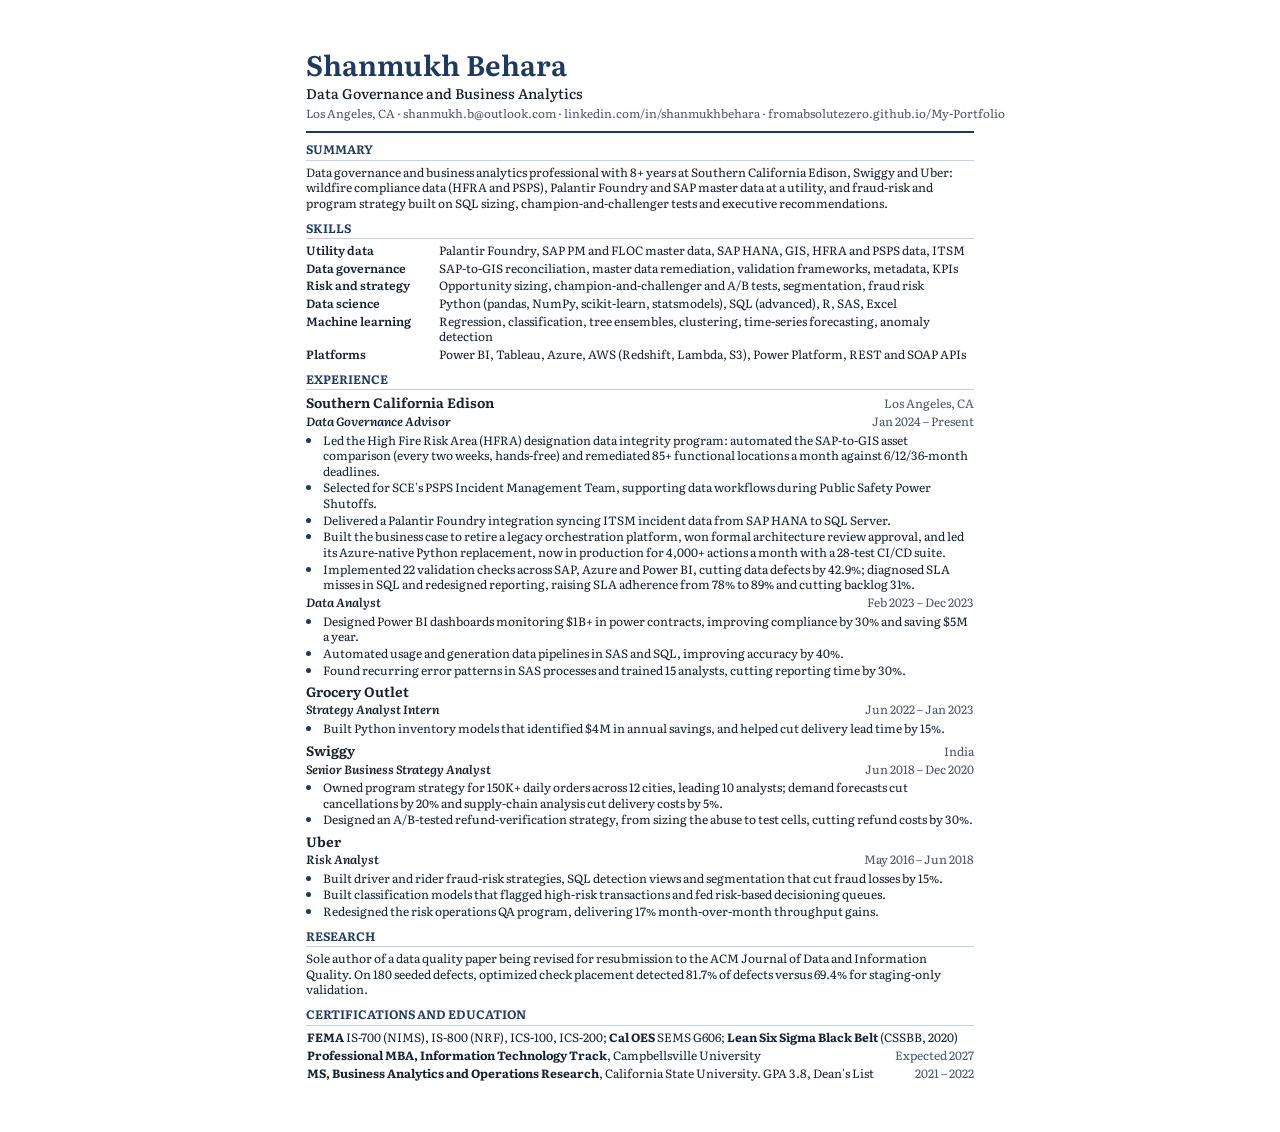
<file: resume/resume.html>
<!DOCTYPE html>
<html lang="en">
<head>
<meta charset="utf-8">
<meta name="viewport" content="width=device-width, initial-scale=1">
<title>Shanmukh Behara | Résumé</title>
<meta name="author" content="Shanmukh Behara">
<meta name="description" content="Résumé of Shanmukh Behara: data governance and business analytics in utilities, supply chain, food delivery and ride-hailing.">
<link rel="stylesheet" href="resume.css">
</head>
<body>
<main>
<header>
  <h1>Shanmukh Behara</h1>
  <p class="headline">Data Governance and Business Analytics</p>
  <p class="contact"><span>Los Angeles, CA</span><span><a href="mailto:shanmukh.b@outlook.com">shanmukh.b@outlook.com</a></span><span><a href="https://www.linkedin.com/in/shanmukhbehara/">linkedin.com/in/shanmukhbehara</a></span><span><a href="https://fromabsolutezero.github.io/My-Portfolio/">fromabsolutezero.github.io/My-Portfolio</a></span></p>
</header>

<section>
  <h2>Summary</h2>
  <p>Data governance and business analytics professional with 8+ years at Southern California Edison, Swiggy and Uber: wildfire compliance data (HFRA and PSPS), Palantir Foundry and SAP master data at a utility, and fraud-risk and program strategy built on SQL sizing, champion-and-challenger tests and executive recommendations.</p>
</section>

<section>
  <h2>Skills</h2>
  <dl class="skills">
    <dt>Utility data</dt><dd>Palantir Foundry, SAP PM and FLOC master data, SAP HANA, GIS, HFRA and PSPS data, ITSM</dd>
    <dt>Data governance</dt><dd>SAP-to-GIS reconciliation, master data remediation, validation frameworks, metadata, KPIs</dd>
    <dt>Risk and strategy</dt><dd>Opportunity sizing, champion-and-challenger and A/B tests, segmentation, fraud risk</dd>
    <dt>Data science</dt><dd>Python (pandas, NumPy, scikit-learn, statsmodels), SQL (advanced), R, SAS, Excel</dd>
    <dt>Machine learning</dt><dd>Regression, classification, tree ensembles, clustering, time-series forecasting, anomaly detection</dd>
    <dt>Platforms</dt><dd>Power BI, Tableau, Azure, AWS (Redshift, Lambda, S3), Power Platform, REST and SOAP APIs</dd>
  </dl>
</section>

<section>
  <h2>Experience</h2>

  <div class="job">
    <div class="org"><h3>Southern California Edison</h3><span class="where">Los Angeles, CA</span></div>
    <div class="role"><strong>Data Governance Advisor</strong><span class="dates">Jan 2024 – Present</span></div>
    <ul>
      <li>Led the High Fire Risk Area (HFRA) designation data integrity program: automated the SAP-to-GIS asset comparison (every two weeks, hands-free) and remediated 85+ functional locations a month against 6/12/36-month deadlines.</li>
      <li>Selected for SCE's PSPS Incident Management Team, supporting data workflows during Public Safety Power Shutoffs.</li>
      <li>Delivered a Palantir Foundry integration syncing ITSM incident data from SAP HANA to SQL Server.</li>
      <li>Built the business case to retire a legacy orchestration platform, won formal architecture review approval, and led its Azure-native Python replacement, now in production for 4,000+ actions a month with a 28-test CI/CD suite.</li>
      <li>Implemented 22 validation checks across SAP, Azure and Power BI, cutting data defects by 42.9%; diagnosed SLA misses in SQL and redesigned reporting, raising SLA adherence from 78% to 89% and cutting backlog 31%.</li>
    </ul>
    <div class="role"><strong>Data Analyst</strong><span class="dates">Feb 2023 – Dec 2023</span></div>
    <ul>
      <li>Designed Power BI dashboards monitoring $1B+ in power contracts, improving compliance by 30% and saving $5M a year.</li>
      <li>Automated usage and generation data pipelines in SAS and SQL, improving accuracy by 40%.</li>
      <li>Found recurring error patterns in SAS processes and trained 15 analysts, cutting reporting time by 30%.</li>
    </ul>
  </div>

  <div class="job">
    <div class="org"><h3>Grocery Outlet</h3></div>
    <div class="role"><strong>Strategy Analyst Intern</strong><span class="dates">Jun 2022 – Jan 2023</span></div>
    <ul>
      <li>Built Python inventory models that identified $4M in annual savings, and helped cut delivery lead time by 15%.</li>
    </ul>
  </div>

  <div class="job">
    <div class="org"><h3>Swiggy</h3><span class="where">India</span></div>
    <div class="role"><strong>Senior Business Strategy Analyst</strong><span class="dates">Jun 2018 – Dec 2020</span></div>
    <ul>
      <li>Owned program strategy for 150K+ daily orders across 12 cities, leading 10 analysts; demand forecasts cut cancellations by 20% and supply-chain analysis cut delivery costs by 5%.</li>
      <li>Designed an A/B-tested refund-verification strategy, from sizing the abuse to test cells, cutting refund costs by 30%.</li>
    </ul>
  </div>

  <div class="job">
    <div class="org"><h3>Uber</h3></div>
    <div class="role"><strong>Risk Analyst</strong><span class="dates">May 2016 – Jun 2018</span></div>
    <ul>
      <li>Built driver and rider fraud-risk strategies, SQL detection views and segmentation that cut fraud losses by 15%.</li>
      <li>Built classification models that flagged high-risk transactions and fed risk-based decisioning queues.</li>
      <li>Redesigned the risk operations QA program, delivering 17% month-over-month throughput gains.</li>
    </ul>
  </div>
</section>

<section>
  <h2>Research</h2>
  <p>Sole author of a data quality paper being revised for resubmission to the ACM Journal of Data and Information Quality. On 180 seeded defects, optimized check placement detected 81.7% of defects versus 69.4% for staging-only validation.</p>
</section>

<section>
  <h2>Certifications and education</h2>
  <ul class="entries">
    <li><span><strong>FEMA</strong> IS-700 (NIMS), IS-800 (NRF), ICS-100, ICS-200; <strong>Cal OES</strong> SEMS G606; <strong>Lean Six Sigma Black Belt</strong> (CSSBB, 2020)</span></li>
    <li><span><strong>Professional MBA, Information Technology Track</strong>, Campbellsville University</span><span class="dates">Expected 2027</span></li>
    <li><span><strong>MS, Business Analytics and Operations Research</strong>, California State University. GPA 3.8, Dean's List</span><span class="dates">2021 – 2022</span></li>
  </ul>
</section>
</main>
</body>
</html>
</file>
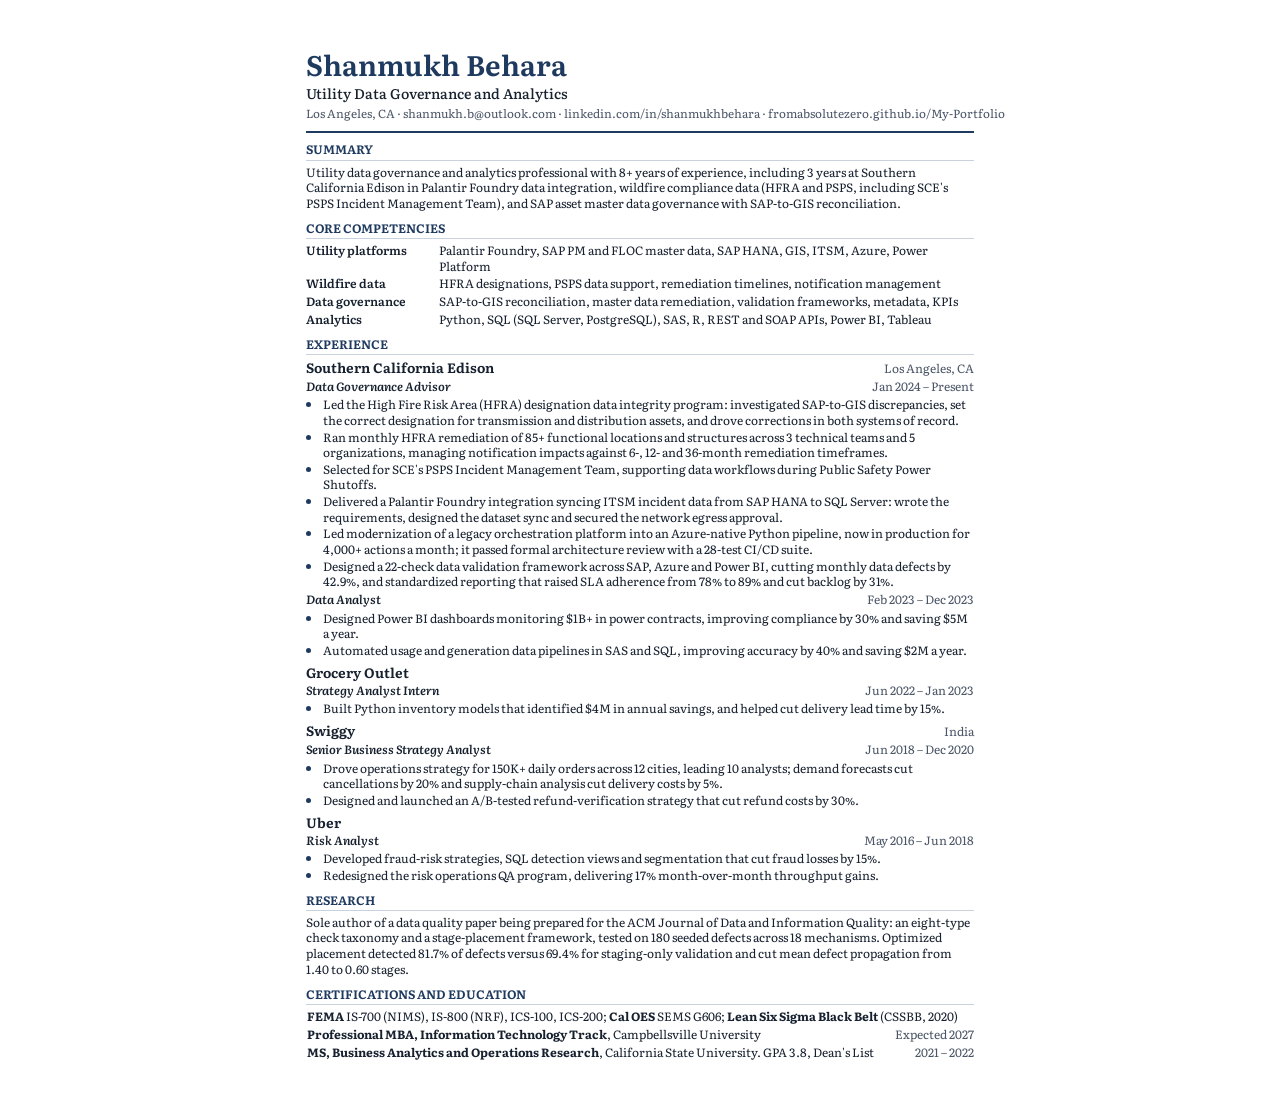
<file: resume/utilities.html>
<!DOCTYPE html>
<html lang="en">
<head>
<meta charset="utf-8">
<meta name="viewport" content="width=device-width, initial-scale=1">
<title>Shanmukh Behara | Résumé, utility data governance</title>
<meta name="author" content="Shanmukh Behara">
<meta name="description" content="Résumé of Shanmukh Behara for utility data governance, analytics and consulting roles.">
<link rel="stylesheet" href="resume.css">
</head>
<body>
<main>
<header>
  <h1>Shanmukh Behara</h1>
  <p class="headline">Utility Data Governance and Analytics</p>
  <p class="contact"><span>Los Angeles, CA</span><span><a href="mailto:shanmukh.b@outlook.com">shanmukh.b@outlook.com</a></span><span><a href="https://www.linkedin.com/in/shanmukhbehara/">linkedin.com/in/shanmukhbehara</a></span><span><a href="https://fromabsolutezero.github.io/My-Portfolio/">fromabsolutezero.github.io/My-Portfolio</a></span></p>
</header>

<section>
  <h2>Summary</h2>
  <p>Utility data governance and analytics professional with 8+ years of experience, including 3 years at Southern California Edison in Palantir Foundry data integration, wildfire compliance data (HFRA and PSPS, including SCE's PSPS Incident Management Team), and SAP asset master data governance with SAP-to-GIS reconciliation.</p>
</section>

<section>
  <h2>Core competencies</h2>
  <dl class="skills">
    <dt>Utility platforms</dt><dd>Palantir Foundry, SAP PM and FLOC master data, SAP HANA, GIS, ITSM, Azure, Power Platform</dd>
    <dt>Wildfire data</dt><dd>HFRA designations, PSPS data support, remediation timelines, notification management</dd>
    <dt>Data governance</dt><dd>SAP-to-GIS reconciliation, master data remediation, validation frameworks, metadata, KPIs</dd>
    <dt>Analytics</dt><dd>Python, SQL (SQL Server, PostgreSQL), SAS, R, REST and SOAP APIs, Power BI, Tableau</dd>
  </dl>
</section>

<section>
  <h2>Experience</h2>

  <div class="job">
    <div class="org"><h3>Southern California Edison</h3><span class="where">Los Angeles, CA</span></div>
    <div class="role"><strong>Data Governance Advisor</strong><span class="dates">Jan 2024 – Present</span></div>
    <ul>
      <li>Led the High Fire Risk Area (HFRA) designation data integrity program: investigated SAP-to-GIS discrepancies, set the correct designation for transmission and distribution assets, and drove corrections in both systems of record.</li>
      <li>Ran monthly HFRA remediation of 85+ functional locations and structures across 3 technical teams and 5 organizations, managing notification impacts against 6-, 12- and 36-month remediation timeframes.</li>
      <li>Selected for SCE's PSPS Incident Management Team, supporting data workflows during Public Safety Power Shutoffs.</li>
      <li>Delivered a Palantir Foundry integration syncing ITSM incident data from SAP HANA to SQL Server: wrote the requirements, designed the dataset sync and secured the network egress approval.</li>
      <li>Led modernization of a legacy orchestration platform into an Azure-native Python pipeline, now in production for 4,000+ actions a month; it passed formal architecture review with a 28-test CI/CD suite.</li>
      <li>Designed a 22-check data validation framework across SAP, Azure and Power BI, cutting monthly data defects by 42.9%, and standardized reporting that raised SLA adherence from 78% to 89% and cut backlog by 31%.</li>
    </ul>
    <div class="role"><strong>Data Analyst</strong><span class="dates">Feb 2023 – Dec 2023</span></div>
    <ul>
      <li>Designed Power BI dashboards monitoring $1B+ in power contracts, improving compliance by 30% and saving $5M a year.</li>
      <li>Automated usage and generation data pipelines in SAS and SQL, improving accuracy by 40% and saving $2M a year.</li>
    </ul>
  </div>

  <div class="job">
    <div class="org"><h3>Grocery Outlet</h3></div>
    <div class="role"><strong>Strategy Analyst Intern</strong><span class="dates">Jun 2022 – Jan 2023</span></div>
    <ul>
      <li>Built Python inventory models that identified $4M in annual savings, and helped cut delivery lead time by 15%.</li>
    </ul>
  </div>

  <div class="job">
    <div class="org"><h3>Swiggy</h3><span class="where">India</span></div>
    <div class="role"><strong>Senior Business Strategy Analyst</strong><span class="dates">Jun 2018 – Dec 2020</span></div>
    <ul>
      <li>Drove operations strategy for 150K+ daily orders across 12 cities, leading 10 analysts; demand forecasts cut cancellations by 20% and supply-chain analysis cut delivery costs by 5%.</li>
      <li>Designed and launched an A/B-tested refund-verification strategy that cut refund costs by 30%.</li>
    </ul>
  </div>

  <div class="job">
    <div class="org"><h3>Uber</h3></div>
    <div class="role"><strong>Risk Analyst</strong><span class="dates">May 2016 – Jun 2018</span></div>
    <ul>
      <li>Developed fraud-risk strategies, SQL detection views and segmentation that cut fraud losses by 15%.</li>
      <li>Redesigned the risk operations QA program, delivering 17% month-over-month throughput gains.</li>
    </ul>
  </div>
</section>

<section>
  <h2>Research</h2>
  <p>Sole author of a data quality paper being prepared for the ACM Journal of Data and Information Quality: an eight-type check taxonomy and a stage-placement framework, tested on 180 seeded defects across 18 mechanisms. Optimized placement detected 81.7% of defects versus 69.4% for staging-only validation and cut mean defect propagation from 1.40 to 0.60 stages.</p>
</section>

<section>
  <h2>Certifications and education</h2>
  <ul class="entries">
    <li><span><strong>FEMA</strong> IS-700 (NIMS), IS-800 (NRF), ICS-100, ICS-200; <strong>Cal OES</strong> SEMS G606; <strong>Lean Six Sigma Black Belt</strong> (CSSBB, 2020)</span></li>
    <li><span><strong>Professional MBA, Information Technology Track</strong>, Campbellsville University</span><span class="dates">Expected 2027</span></li>
    <li><span><strong>MS, Business Analytics and Operations Research</strong>, California State University. GPA 3.8, Dean's List</span><span class="dates">2021 – 2022</span></li>
  </ul>
</section>
</main>
</body>
</html>
</file>
<file: assets/style.css>
/* Layout: a dark hero plots a curve rising from the origin (0, 0); below it, each section hangs a small
   label off a left-hand column. Palette from the book's figures: navy, maroon, green, orange, slate. */

@font-face { font-family: 'IBM Plex Mono'; font-style: normal; font-weight: 400; font-display: swap; src: url('fonts/plex-mono-400-latin.woff2') format('woff2'); unicode-range: U+0000-00FF, U+0131, U+0152-0153, U+02BB-02BC, U+02C6, U+02DA, U+02DC, U+0304, U+0308, U+0329, U+2000-206F, U+20AC, U+2122, U+2191, U+2193, U+2212, U+2215, U+FEFF, U+FFFD; }
@font-face { font-family: 'IBM Plex Mono'; font-style: normal; font-weight: 500; font-display: swap; src: url('fonts/plex-mono-500-latin.woff2') format('woff2'); unicode-range: U+0000-00FF, U+0131, U+0152-0153, U+02BB-02BC, U+02C6, U+02DA, U+02DC, U+0304, U+0308, U+0329, U+2000-206F, U+20AC, U+2122, U+2191, U+2193, U+2212, U+2215, U+FEFF, U+FFFD; }
@font-face { font-family: 'Literata'; font-style: italic; font-weight: 400 600; font-display: swap; src: url('fonts/literata-italic-latin.woff2') format('woff2'); unicode-range: U+0000-00FF, U+0131, U+0152-0153, U+02BB-02BC, U+02C6, U+02DA, U+02DC, U+0304, U+0308, U+0329, U+2000-206F, U+20AC, U+2122, U+2191, U+2193, U+2212, U+2215, U+FEFF, U+FFFD; }
@font-face { font-family: 'Literata'; font-style: normal; font-weight: 300 800; font-display: swap; src: url('fonts/literata-roman-latin.woff2') format('woff2'); unicode-range: U+0000-00FF, U+0131, U+0152-0153, U+02BB-02BC, U+02C6, U+02DA, U+02DC, U+0304, U+0308, U+0329, U+2000-206F, U+20AC, U+2122, U+2191, U+2193, U+2212, U+2215, U+FEFF, U+FFFD; }

:root {
  --bg: #F5F7FA;
  --surface: #FFFFFF;
  --tint: #E8EDF3;
  --ink: #141E2B;
  --muted: #4B5768;
  --rule: #D2D9E2;
  --accent: #1F3A5F;
  --accent-soft: #D9E4F1;
  --on-accent: #FFFFFF;
  --warm: #B4501C;
  --on-warm: #FFFFFF;
  --focus: #1F3A5F;
  --plate: #FFFFFF;
  --dark-bg: #0A1220;
  --dark-ink: #EEF3F9;
  --dark-muted: #A9B7C8;
  --dark-rule: rgba(255, 255, 255, 0.14);
  --dark-warm: #F0955F;
  --serif: 'Literata', Georgia, 'Times New Roman', serif;
  --mono: 'IBM Plex Mono', ui-monospace, 'SF Mono', Menlo, Consolas, monospace;
  --gutter: clamp(16px, 4vw, 40px);
  --header-h: 6.5rem;
  --measure: 40rem;
  --radius: 6px;
  color-scheme: light;
}
@media (prefers-color-scheme: dark) {
  :root:not([data-theme="light"]) {
    --bg: #0C1420; --surface: #121D2B; --tint: #18263A; --ink: #E6ECF3; --muted: #9EABBB; --rule: #253549;
    --accent: #93B4E2; --accent-soft: #1B2D45; --on-accent: #0C1420; --warm: #F0955F; --on-warm: #0C1420; --focus: #F0955F;
    color-scheme: dark;
  }
}
:root[data-theme="dark"] {
  --bg: #0C1420; --surface: #121D2B; --tint: #18263A; --ink: #E6ECF3; --muted: #9EABBB; --rule: #253549;
  --accent: #93B4E2; --accent-soft: #1B2D45; --on-accent: #0C1420; --warm: #F0955F; --on-warm: #0C1420; --focus: #F0955F;
  color-scheme: dark;
}

/* ---------- base ---------- */
*, *::before, *::after { box-sizing: border-box; }
html { scroll-padding-top: calc(var(--header-h) + 1.5rem); -webkit-text-size-adjust: 100%; }
@media (prefers-reduced-motion: no-preference) { html { scroll-behavior: smooth; } }
body { margin: 0; background: var(--bg); color: var(--ink); font-family: var(--serif); font-size: 1.0625rem; line-height: 1.65; font-optical-sizing: auto; }
img { max-width: 100%; height: auto; display: block; }
a { color: var(--accent); text-decoration-thickness: 1px; text-underline-offset: 0.2em; }
a:hover { text-decoration-thickness: 2px; }
:focus-visible { outline: 2px solid var(--focus); outline-offset: 3px; border-radius: 2px; }
main:focus { outline: none; }
p { margin: 0 0 1em; text-wrap: pretty; }
h1, h2, h3, h4, h5 { text-wrap: balance; margin: 0; font-weight: 600; line-height: 1.2; }
h2 { font-size: clamp(1.7rem, 3.2vw, 2.3rem); letter-spacing: -0.01em; }
h3 { font-size: 1.28rem; }
.wrap { width: 100%; max-width: 1140px; margin-inline: auto; padding-inline: max(var(--gutter), env(safe-area-inset-left, 0px)) max(var(--gutter), env(safe-area-inset-right, 0px)); }
.skip { position: absolute; left: 12px; top: -60px; background: var(--accent); color: var(--on-accent); padding: 8px 14px; z-index: 20; border-radius: 3px; }
.skip:focus { top: 8px; }

/* one recipe for every small uppercase label */
.label, .eyebrow, .meta, .kicker, dt, .tag, .block-title, .role-line, .map summary, .readout .ro-ch, .flow strong, .pillars h5, .mapfig figcaption strong, .plate figcaption strong {
  font-family: var(--mono); font-size: 0.74rem; font-weight: 500; letter-spacing: 0.09em; text-transform: uppercase;
}

/* ---------- header ---------- */
.site-header { position: sticky; top: env(safe-area-inset-top, 0px); z-index: 10; background: var(--dark-bg); color: var(--dark-ink); border-bottom: 1px solid var(--dark-rule); }
.site-header :focus-visible { outline-color: var(--dark-warm); }
.bar { display: flex; flex-wrap: wrap; align-items: center; gap: 2px 16px; padding-block: 8px; }
.brand { font-weight: 700; font-size: 1.05rem; color: var(--dark-ink); text-decoration: none; margin-right: auto; padding-block: 8px; }
.nav { order: 3; flex: 1 1 100%; }
.nav ul { display: flex; flex-wrap: wrap; gap: 0; list-style: none; margin: 0 -7px; padding: 0; }
.nav a { display: flex; align-items: center; min-height: 44px; padding: 0 7px; text-decoration: none; color: var(--dark-muted); font-family: var(--mono); font-size: 0.72rem; letter-spacing: 0.04em; text-transform: uppercase; border-radius: 3px; }
.nav a:hover { color: var(--dark-ink); background: rgba(255, 255, 255, 0.08); }
.nav a[aria-current="true"] { color: var(--dark-ink); box-shadow: inset 0 -2px 0 var(--dark-warm); }
.scheme { order: 2; display: flex; gap: 2px; padding: 2px; border: 1px solid var(--dark-rule); border-radius: 999px; }
.scheme button { width: 40px; height: 40px; display: grid; place-items: center; border: 0; border-radius: 50%; background: transparent; color: var(--dark-muted); cursor: pointer; padding: 0; }
.scheme button:hover { color: var(--dark-ink); }
.scheme button[aria-pressed="true"] { background: rgba(255, 255, 255, 0.16); color: var(--dark-ink); }
.scheme svg { width: 17px; height: 17px; }
@media (min-width: 900px) {
  :root { --header-h: 4rem; }
  .bar { flex-wrap: nowrap; }
  .nav { order: 2; flex: 0 1 auto; }
  .nav ul { margin: 0; gap: 0 2px; }
  .nav a { padding: 0 10px; font-size: 0.78rem; letter-spacing: 0.07em; }
  .scheme { order: 3; }
  .scheme button { width: 32px; height: 32px; }
}

/* ---------- hero ---------- */
.showcase { position: relative; overflow: hidden; background: radial-gradient(120% 90% at 78% 30%, #13233F 0%, var(--dark-bg) 62%); color: var(--dark-ink); padding-block: clamp(48px, 8vw, 104px) clamp(44px, 6vw, 80px); }
.sky { position: absolute; inset: 0; width: 100%; height: 100%; display: block; }
.showcase::after { content: ""; position: absolute; inset: 0; pointer-events: none; background: linear-gradient(180deg, rgba(10, 18, 32, 0.94) 0%, rgba(10, 18, 32, 0.9) 70%, rgba(10, 18, 32, 0) 92%); }
@media (min-width: 900px) { .showcase::after { background: linear-gradient(90deg, rgba(10, 18, 32, 0.95) 0%, rgba(10, 18, 32, 0.9) 50%, rgba(10, 18, 32, 0) 68%); } }
@media (max-width: 899px) { .showcase { padding-bottom: 210px; } }
.showcase-inner { position: relative; z-index: 1; }
.hero-text { max-width: 42rem; container-type: inline-size; }
.showcase :focus-visible { outline-color: var(--dark-warm); }
.eyebrow { color: var(--dark-warm); margin: 0 0 16px; }
/* the name stays on one line: it scales with the text column, up to 4.7rem */
h1 { font-size: clamp(2rem, 9vw, 4.7rem); font-size: min(4.7rem, 11cqi); white-space: nowrap; font-weight: 650; letter-spacing: -0.03em; line-height: 1.02; color: var(--dark-ink); }
.role-line { color: var(--dark-muted); margin: 16px 0 0; letter-spacing: 0.06em; line-height: 1.6; }
.lede { font-size: clamp(1.12rem, 2vw, 1.32rem); line-height: 1.5; margin: 20px 0 28px; color: var(--dark-ink); }
.actions { display: flex; flex-wrap: wrap; gap: 10px; margin: 0 0 32px; }
.btn { display: inline-flex; align-items: center; min-height: 44px; padding: 0 18px; border-radius: 3px; text-decoration: none; font-family: var(--mono); font-size: 0.8rem; letter-spacing: 0.06em; text-transform: uppercase; border: 1px solid var(--accent); color: var(--accent); }
.btn:hover { background: var(--accent-soft); }
.btn.primary { background: var(--accent); color: var(--on-accent); }
.btn.primary:hover { background: var(--accent); filter: brightness(1.12); }
.showcase .btn { border-color: rgba(238, 243, 249, 0.5); color: var(--dark-ink); }
.showcase .btn:hover { background: rgba(255, 255, 255, 0.1); }
.showcase .btn.primary { background: var(--dark-ink); border-color: var(--dark-ink); color: var(--dark-bg); }
.showcase .btn.primary:hover { background: #fff; filter: none; }
.now { display: grid; gap: 8px; margin: 0; padding-top: 18px; border-top: 1px solid var(--dark-rule); }
.now div { display: grid; grid-template-columns: 7.5rem minmax(0, 1fr); gap: 4px 16px; }
.now dt { color: var(--dark-muted); padding-top: 0.28em; }
.now dd { margin: 0; }
@media (max-width: 480px) { .now div { grid-template-columns: minmax(0, 1fr); gap: 0; } }

/* ---------- selected work ---------- */
.featured { padding-block: clamp(40px, 6vw, 72px); }
.featured-head { display: flex; flex-wrap: wrap; align-items: baseline; justify-content: space-between; gap: 4px 24px; margin-bottom: 20px; }
.featured-head h2 { font-size: clamp(1.5rem, 2.6vw, 1.9rem); }
.featured-head p { margin: 0; color: var(--muted); }
.work-cards { list-style: none; margin: 0; padding: 0; display: grid; grid-template-columns: repeat(auto-fit, minmax(min(100%, 230px), 1fr)); gap: 16px; }
.card { position: relative; display: flex; flex-direction: column; background: var(--surface); border: 1px solid var(--rule); border-radius: var(--radius); overflow: hidden; min-width: 0; }
.card::before { content: ""; display: block; height: 3px; background: linear-gradient(90deg, var(--c1), var(--c2)); }
.card:hover { border-color: var(--c2); }
.card:focus-within { outline: 2px solid var(--focus); outline-offset: 2px; }
.art { display: block; width: 100%; height: auto; background: var(--tint); background: color-mix(in srgb, var(--c2) 14%, var(--surface)); }
.art .s { fill: none; stroke: var(--c2); stroke-width: 2.5; stroke-linecap: round; stroke-linejoin: round; }
.art .thin { stroke-width: 1.5; opacity: 0.7; }
.art .dash-s { stroke-dasharray: 2 2.5; stroke-width: 1.3; }
.art .hollow { fill: var(--surface); }
.art .f { fill: var(--c2); }
.art .f2 { fill: var(--c2); fill-opacity: 0.4; }
.art .o { fill: var(--warm); }
.card-body { padding: 16px 18px 20px; display: grid; gap: 6px; align-content: start; }
.kicker { margin: 0; color: var(--muted); }
.card h3 { font-size: 1.08rem; line-height: 1.3; }
.card h3 a { color: var(--ink); text-decoration: none; }
.card h3 a::after { content: ""; position: absolute; inset: 0; }
.card h3 a:focus-visible { outline: none; }
.card p:last-child { margin: 0; color: var(--muted); font-size: 0.95rem; line-height: 1.5; }

/* ---------- sections ---------- */
.section { border-top: 1px solid var(--rule); padding-block: clamp(44px, 7vw, 84px); }
.section > .wrap { display: grid; grid-template-columns: minmax(0, 1fr); gap: 24px 48px; }
@media (min-width: 900px) {
  .section > .wrap { grid-template-columns: 190px minmax(0, 1fr); }
  .section-head { position: sticky; top: calc(var(--header-h) + 1.5rem); align-self: start; }
}
.label { display: inline-flex; align-items: center; gap: 10px; color: var(--muted); margin: 0 0 10px; }
.label::before { content: ""; width: 9px; height: 9px; background: var(--warm); display: inline-block; }
.body { min-width: 0; }
.body > p { max-width: var(--measure); }
.meta { color: var(--muted); margin: 0; }
.sub { color: var(--muted); margin: 0 0 4px; max-width: var(--measure); }
.more { font-family: var(--mono); font-size: 0.74rem; letter-spacing: 0.06em; text-transform: uppercase; white-space: nowrap; }
.more::after { content: " \2192"; }

/* ---------- experience ---------- */
.timeline { list-style: none; margin: 0; padding: 0; }
.timeline > li { position: relative; padding: 0 0 34px 28px; border-left: 1px solid var(--rule); margin-left: 5px; }
.timeline > li:last-child { padding-bottom: 0; border-left-color: transparent; }
.timeline > li::before { content: ""; position: absolute; left: -6px; top: 0.45em; width: 11px; height: 11px; background: var(--bg); border: 2px solid var(--accent); border-radius: 50%; }
.timeline > li.current::before { background: var(--warm); border-color: var(--warm); }
.timeline > li.edu-item::before, .timeline > li.earlier-item::before { border-color: var(--rule); background: var(--rule); }
.timeline h3 { font-size: 1.2rem; }
.timeline .role { margin: 4px 0 10px; color: var(--muted); }
.timeline .role strong { color: var(--ink); font-weight: 600; }
.timeline ul { margin: 0 0 16px; padding-left: 1.1em; max-width: var(--measure); list-style: disc; }
.timeline ul:last-child { margin-bottom: 0; }
.timeline li li { margin-bottom: 0.45em; }
.timeline li li::marker { color: var(--muted); }
.edu-item .role, .earlier-item .role { margin-bottom: 0; }

/* ---------- case studies ---------- */
.case { background: var(--surface); border: 1px solid var(--rule); border-radius: var(--radius); padding: clamp(20px, 3vw, 32px); display: grid; grid-template-columns: minmax(0, 1fr); gap: 12px; }
.case + .case { margin-top: 20px; }
.case h3 { font-size: clamp(1.3rem, 2.2vw, 1.55rem); }
.finding { font-size: 1.12rem; line-height: 1.5; margin: 0; max-width: var(--measure); }
.detail { margin: 0; max-width: var(--measure); }
.case-facts { display: grid; grid-template-columns: repeat(auto-fit, minmax(min(100%, 250px), 1fr)); gap: 12px 28px; margin: 6px 0 0; padding: 16px 0 0; border-top: 1px solid var(--rule); }
.case-facts dt { color: var(--warm); margin-bottom: 4px; }
.case-facts dd { margin: 0; color: var(--ink); }
.case .kicker { margin-top: 10px; }
.flow { list-style: none; margin: 0; padding: 0; display: grid; grid-template-columns: repeat(auto-fit, minmax(min(100%, 170px), 1fr)); gap: 12px 30px; max-width: 46rem; }
.flow li { position: relative; background: var(--tint); border-radius: var(--radius); padding: 12px 14px; display: grid; gap: 2px; }
.flow strong { color: var(--accent); }
.flow span { font-size: 0.95rem; line-height: 1.45; }
.flow li:not(:last-child)::after { content: "\2192"; position: absolute; right: -22px; top: 50%; transform: translateY(-50%); color: var(--muted); font-family: var(--mono); }
@media (max-width: 620px) { .flow li:not(:last-child)::after { content: "\2193"; right: auto; left: 18px; top: auto; bottom: -19px; transform: none; } }
.principles { list-style: none; margin: 4px 0 0; padding: 0; display: grid; gap: 8px; max-width: var(--measure); }
.principles li { padding-left: 1.4em; position: relative; }
.principles li::before { content: ""; position: absolute; left: 0; top: 0.62em; width: 8px; height: 8px; border: 2px solid var(--warm); border-radius: 50%; }
.results { list-style: none; margin: 0; padding: 0; display: grid; gap: 10px; max-width: var(--measure); }
.results li { display: grid; grid-template-columns: 5.5rem minmax(0, 1fr); gap: 4px 16px; align-items: baseline; padding-top: 10px; border-top: 1px solid var(--rule); }
.results strong { font-size: 1.4rem; font-weight: 600; color: var(--accent); font-variant-numeric: tabular-nums; line-height: 1.2; }
.steps { list-style: none; margin: 0; padding: 0; display: grid; gap: 14px; max-width: var(--measure); counter-reset: step; }
.steps li { display: grid; grid-template-columns: 1.9rem minmax(0, 1fr); gap: 12px; counter-increment: step; }
.steps li::before { content: counter(step); font-family: var(--mono); font-size: 0.78rem; color: var(--accent); border: 1px solid var(--rule); border-radius: 50%; width: 1.75rem; height: 1.75rem; display: grid; place-items: center; margin-top: 0.1rem; }
.steps strong { display: block; }
.steps span { display: block; color: var(--muted); }
.pair { display: grid; grid-template-columns: repeat(auto-fit, minmax(min(100%, 250px), 1fr)); gap: 16px; margin: 10px 0 0; max-width: var(--measure); }
.mapfig { margin: 0; }
.mapfig svg { display: block; width: 100%; height: auto; border: 1px solid var(--rule); border-radius: var(--radius); }
.mapfig figcaption { font-size: 0.9rem; line-height: 1.45; color: var(--muted); margin-top: 6px; }
.mapfig figcaption strong { display: block; color: var(--ink); }
.m-bg { fill: var(--tint); }
.m-street { stroke: var(--rule); stroke-width: 1; opacity: 0.7; }
.m-zone { fill: none; stroke: var(--muted); stroke-width: 1.5; stroke-dasharray: 4 4; }
.m-rival { fill: var(--surface); stroke: var(--muted); stroke-width: 1.8; }
.m-own { fill: var(--muted); }
.m-order { fill: var(--accent); }
.m-route { stroke: var(--accent); stroke-width: 1.2; opacity: 0.55; }
.m-kitchen { fill: var(--warm); stroke: var(--surface); stroke-width: 2; }
.legend { display: flex; flex-wrap: wrap; gap: 8px 22px; list-style: none; padding: 0; margin: 16px 0 12px; font-size: 0.9rem; }
.legend li { display: flex; align-items: center; gap: 8px; }
.legend-map { margin: 8px 0 0; font-size: 0.86rem; gap: 6px 16px; max-width: var(--measure); }
.g { display: inline-block; flex: none; }
.g-rival { width: 12px; height: 12px; border: 2px solid var(--muted); background: var(--surface); border-radius: 2px; }
.g-own { width: 12px; height: 12px; background: var(--muted); border-radius: 2px; }
.g-kitchen { width: 13px; height: 13px; background: var(--warm); border-radius: 2px; }
.g-order { width: 11px; height: 11px; background: var(--accent); border-radius: 50%; }
.g-route { width: 18px; height: 0; border-top: 2px solid var(--accent); opacity: 0.6; }
.note { margin: 0; font-size: 0.86rem; color: var(--muted); font-style: italic; }
.pillars { display: grid; grid-template-columns: repeat(auto-fit, minmax(min(100%, 128px), 1fr)); gap: 10px; }
.pillars > div { border: 1px solid var(--rule); border-radius: var(--radius); padding: 12px 14px; }
.pillars h5 { margin: 0 0 6px; color: var(--accent); }
.pillars ul { margin: 0; padding-left: 1.05em; font-size: 0.93rem; line-height: 1.45; }
.pillars li { margin-bottom: 3px; }
.tags { display: flex; flex-wrap: wrap; gap: 6px; list-style: none; margin: 6px 0 0; padding: 0; }
.tag { padding: 3px 8px; border: 1px solid var(--rule); border-radius: 2px; color: var(--muted); letter-spacing: 0.06em; }
.subhead { margin: 44px 0 16px; font-size: 1.2rem; }
.earlier { display: grid; grid-template-columns: repeat(auto-fit, minmax(min(100%, 280px), 1fr)); gap: 16px; }
.mini-case { border: 1px solid var(--rule); border-radius: var(--radius); padding: 18px 20px; display: grid; gap: 6px; align-content: start; }
.mini-case h4 { font-size: 1.05rem; }
.mini-case p:last-child { margin: 0; color: var(--muted); font-size: 0.97rem; line-height: 1.55; }

/* ---------- writing ---------- */
.writing { list-style: none; margin: 0; padding: 0; max-width: 46rem; }
.writing li { padding: 18px 0; border-top: 1px solid var(--rule); display: grid; gap: 4px; }
.writing li:first-child { border-top: 0; padding-top: 0; }
.writing h4 { font-size: 1.12rem; line-height: 1.35; }
.writing h4 a, .summary-link a { color: var(--ink); text-decoration-color: var(--rule); text-decoration-thickness: 1.5px; }
.writing h4 a:hover, .summary-link a:hover { text-decoration-color: var(--accent); }
.writing p:not(.meta) { margin: 0; color: var(--muted); }
.links { margin: 8px 0 0; font-family: var(--mono); font-size: 0.8rem; letter-spacing: 0.04em; }
.links a::after { content: " \2192"; }
.paper { max-width: 46rem; border: 1px solid var(--rule); border-left: 3px solid var(--accent); border-radius: var(--radius); padding: 20px 22px; display: grid; gap: 10px; }
.paper h3 { font-size: 1.22rem; line-height: 1.3; }
.paper p { margin: 0; }
.paper p:not(.meta):not(.summary-link) { color: var(--muted); }
.summary-link { margin-top: 4px !important; padding-top: 12px; border-top: 1px solid var(--rule); }
.summary-link .meta { display: block; margin-bottom: 2px; }
#writing .subhead { margin-top: 36px; }

/* ---------- book ---------- */
.book-sub { color: var(--muted); font-style: italic; margin: 0 0 16px; }
.facts { display: grid; grid-template-columns: repeat(auto-fit, minmax(140px, 1fr)); gap: 16px 28px; margin: 20px 0 24px; padding: 18px 0 0; border-top: 1px solid var(--rule); max-width: 46rem; }
.facts div { min-width: 0; }
.facts dt { color: var(--muted); margin-bottom: 4px; }
.facts dd { margin: 0; line-height: 1.5; font-variant-numeric: tabular-nums; }
.plates { display: grid; grid-template-columns: repeat(auto-fit, minmax(min(100%, 300px), 1fr)); gap: 20px; margin-top: 8px; align-items: start; }
.plate { margin: 0; background: var(--plate); border: 1px solid var(--rule); border-radius: 4px; padding: 10px 10px 0; color: #1B2430; }
.plate a { display: block; }
.plate figcaption { font-size: 0.86rem; line-height: 1.45; padding: 10px 4px 12px; color: #4B5768; }
.plate figcaption strong { display: block; color: #1F3A5F; margin-bottom: 2px; }
.map { margin-top: 28px; border: 1px solid var(--rule); border-radius: var(--radius); background: var(--surface); }
.map summary { cursor: pointer; padding: 14px 18px; min-height: 44px; color: var(--accent); list-style-position: inside; }
.map summary:hover { background: var(--tint); }
.map[open] summary { border-bottom: 1px solid var(--rule); }
.map > :not(summary) { margin-inline: 18px; }
.map > .sub { margin-top: 16px; }
.map > .toc { margin-bottom: 18px; }
.swatch { width: 18px; height: 18px; border-radius: 3px; border: 1.5px solid var(--accent); }
.swatch.nb { background: var(--accent); }
.swatch.code { background: var(--accent-soft); background: color-mix(in srgb, var(--accent) 42%, var(--bg)); }
.swatch.none { background: transparent; border-style: dashed; border-color: var(--muted); }
.chapters { --cols: 9; list-style: none; margin: 0; padding: 0; display: grid; grid-template-columns: repeat(var(--cols), minmax(0, 1fr)); gap: 6px; }
@media (min-width: 900px) { .chapters { --cols: 15; } }
.chapters li { min-width: 0; }
.ch { width: 100%; aspect-ratio: 1 / 0.86; display: grid; place-items: center; cursor: pointer; font-family: var(--mono); font-size: 0.8rem; font-variant-numeric: tabular-nums; border-radius: 3px; padding: 0; border: 1.5px solid var(--accent); color: var(--ink); background: var(--accent-soft); background: color-mix(in srgb, var(--accent) 42%, var(--bg)); }
.ch[data-kind="nb"] { background: var(--accent); color: var(--on-accent); }
.ch[data-kind="none"] { background: transparent; border-style: dashed; border-color: var(--muted); color: var(--muted); }
.ch[aria-pressed="true"] { background: var(--warm); border: 1.5px solid var(--warm); color: var(--on-warm); font-weight: 600; }
.readout { min-height: 4.6rem; margin: 16px 18px 0; padding: 12px 14px; background: var(--tint); border-radius: 4px; display: grid; gap: 2px; }
.readout .ro-ch { color: var(--warm); }
.readout .ro-title { font-weight: 600; }
.readout .ro-meta { color: var(--muted); font-size: 0.92rem; }
.map .kicker { margin-top: 20px; margin-bottom: 8px; }
.toc { columns: 2 16rem; column-gap: 32px; padding-left: 2.2em; margin-top: 0; font-size: 0.93rem; line-height: 1.5; }
.toc li { break-inside: avoid; margin-bottom: 4px; }
.toc li::marker { color: var(--muted); font-family: var(--mono); font-size: 0.8em; }

/* ---------- about ---------- */
.about-grid { display: grid; grid-template-columns: repeat(auto-fit, minmax(min(100%, 280px), 1fr)); gap: 8px 40px; margin-top: 8px; }
.block-title { margin: 28px 0 12px; color: var(--muted); }
.plain { list-style: none; margin: 0; padding: 0; display: grid; gap: 10px; }
.plain li { padding-left: 1.2em; position: relative; }
.plain li::before { content: ""; position: absolute; left: 0; top: 0.7em; width: 7px; height: 7px; background: var(--warm); border-radius: 50%; }
.edu { list-style: none; margin: 0; padding: 0; display: grid; gap: 12px; }
.edu li { display: grid; gap: 2px; }
.edu span { color: var(--muted); }
.skills { display: grid; gap: 0; margin: 0; max-width: 46rem; }
.skills div { display: grid; grid-template-columns: 11rem minmax(0, 1fr); gap: 4px 20px; padding: 10px 0; border-top: 1px solid var(--rule); }
.skills dt { color: var(--muted); padding-top: 0.3em; }
.skills dd { margin: 0; }
@media (max-width: 560px) { .skills div { grid-template-columns: minmax(0, 1fr); } }

/* ---------- contact + footer ---------- */
.contact-lead { font-size: 1.2rem; max-width: var(--measure); }
.email-line { display: flex; flex-wrap: wrap; align-items: center; gap: 8px 14px; margin: 0 0 24px; }
.email { font-size: clamp(1.2rem, 4vw, 1.6rem); font-weight: 600; color: var(--ink); text-decoration-color: var(--accent); text-decoration-thickness: 2px; text-underline-offset: 0.2em; overflow-wrap: anywhere; }
.copy-btn { min-height: 44px; min-width: 44px; padding: 0 14px; font: 500 0.74rem/1 var(--mono); letter-spacing: 0.08em; text-transform: uppercase; background: none; color: var(--muted); border: 1px solid var(--rule); border-radius: 3px; cursor: pointer; }
.copy-btn:hover { color: var(--accent); border-color: var(--accent); }
.copy-status { font-family: var(--mono); font-size: 0.8rem; color: var(--muted); }
.contact .actions { margin-bottom: 0; }
.site-footer { border-top: 1px solid var(--rule); background: var(--surface); padding-block: 32px calc(28px + env(safe-area-inset-bottom, 0px)); color: var(--muted); }
.foot { display: flex; flex-wrap: wrap; align-items: flex-end; justify-content: space-between; gap: 16px 32px; }
.foot p { margin: 0; }
.p-name { color: var(--ink); font-weight: 600; font-size: 1.1rem; }
.social { list-style: none; padding: 0; margin: 0; display: flex; flex-wrap: wrap; gap: 4px 20px; font-family: var(--mono); font-size: 0.82rem; }
.social a { display: inline-flex; align-items: center; min-height: 44px; }
.copy { margin: 20px 0 0; padding-top: 16px; border-top: 1px solid var(--rule); font-size: 0.9rem; }

/* ---------- motion ---------- */
@media (prefers-reduced-motion: no-preference) {
  .ch, .btn, .copy-btn, .nav a, .card { transition: background-color 0.15s, border-color 0.15s, color 0.15s; }
}

/* ---------- print ---------- */
@media print {
  .site-header, .skip, .sky, .featured, .map, .actions, .scheme, .copy-btn, .copy-status { display: none !important; }
  body, .showcase { background: #fff !important; color: #000 !important; }
  .showcase { padding: 0 0 16px; }
  .showcase::after { display: none; }
  .showcase *, .role-line, .eyebrow { color: #000 !important; }
  .section { padding-block: 16px; break-inside: auto; }
  .section-head { position: static; }
  .case, .mini-case, .paper { break-inside: avoid; border-color: #999; }
  a { color: #000; }
}
</file>
<file: resume/resume.css>
/* Shared styles for the one-page résumés. Print to PDF on Letter paper, margins Default, background graphics on. */
@font-face { font-family: 'Literata'; font-style: normal; font-weight: 300 800; src: url('../assets/fonts/literata-roman-latin.woff2') format('woff2'); }
@font-face { font-family: 'Literata'; font-style: italic; font-weight: 400 600; src: url('../assets/fonts/literata-italic-latin.woff2') format('woff2'); }
@page { size: letter; margin: 0.5in 0.58in; }
:root { --ink: #16202E; --muted: #4A5566; --accent: #1F3A5F; --rule: #C9D1DC; }
* { box-sizing: border-box; }
html { font-variant-ligatures: none; font-feature-settings: "liga" 0, "clig" 0; -webkit-print-color-adjust: exact; print-color-adjust: exact; }
body { margin: 0; font-family: 'Literata', Georgia, serif; font-size: 9pt; line-height: 1.3; color: var(--ink); background: #fff; }
main { max-width: 7.3in; margin: 0 auto; }
@media screen { main { padding: 0.5in 16px; } }
h1, h2, h3 { margin: 0; line-height: 1.2; }
p { margin: 0; }
a { color: inherit; text-decoration: none; }

header { padding-bottom: 7pt; border-bottom: 1.5pt solid var(--accent); }
h1 { font-size: 21pt; font-weight: 650; color: var(--accent); }
.headline { font-size: 10.5pt; font-weight: 500; margin-top: 2pt; }
.contact { margin-top: 3pt; color: var(--muted); font-size: 8.8pt; }
.contact span { white-space: nowrap; }
.contact span + span::before { content: " · "; }

section { margin-top: 7pt; }
h2 { font-size: 9.2pt; font-weight: 650; text-transform: uppercase; color: var(--accent); padding-bottom: 2pt; border-bottom: 0.6pt solid var(--rule); margin-bottom: 3pt; }

.skills { display: grid; grid-template-columns: 1.25in 1fr; gap: 1.5pt 10pt; margin: 0; }
.skills dt { font-weight: 600; }
.skills dd { margin: 0; }

.job { margin-top: 4pt; }
.org, .role { break-after: avoid; }
li { break-inside: avoid; }
.job:first-of-type { margin-top: 0; }
.org { display: flex; justify-content: space-between; gap: 12pt; align-items: baseline; }
.org h3 { font-size: 10.2pt; font-weight: 650; }
.org .where { color: var(--muted); font-size: 9pt; }
.role { display: flex; justify-content: space-between; gap: 12pt; align-items: baseline; margin-top: 2pt; }
.role strong { font-weight: 600; font-style: italic; }
.role .dates { color: var(--muted); font-size: 9pt; white-space: nowrap; }
ul { margin: 2pt 0 0; padding-left: 12pt; }
li { margin-bottom: 0.8pt; padding-left: 1pt; }
li::marker { color: var(--accent); }

.entries { list-style: none; padding: 0; margin: 0; }
.entries li { display: flex; justify-content: space-between; gap: 12pt; align-items: baseline; margin-bottom: 2pt; }
.entries .dates { color: var(--muted); font-size: 9pt; white-space: nowrap; }
.pubs li { margin-bottom: 2pt; }
.pubs em { font-style: italic; }
</file>
